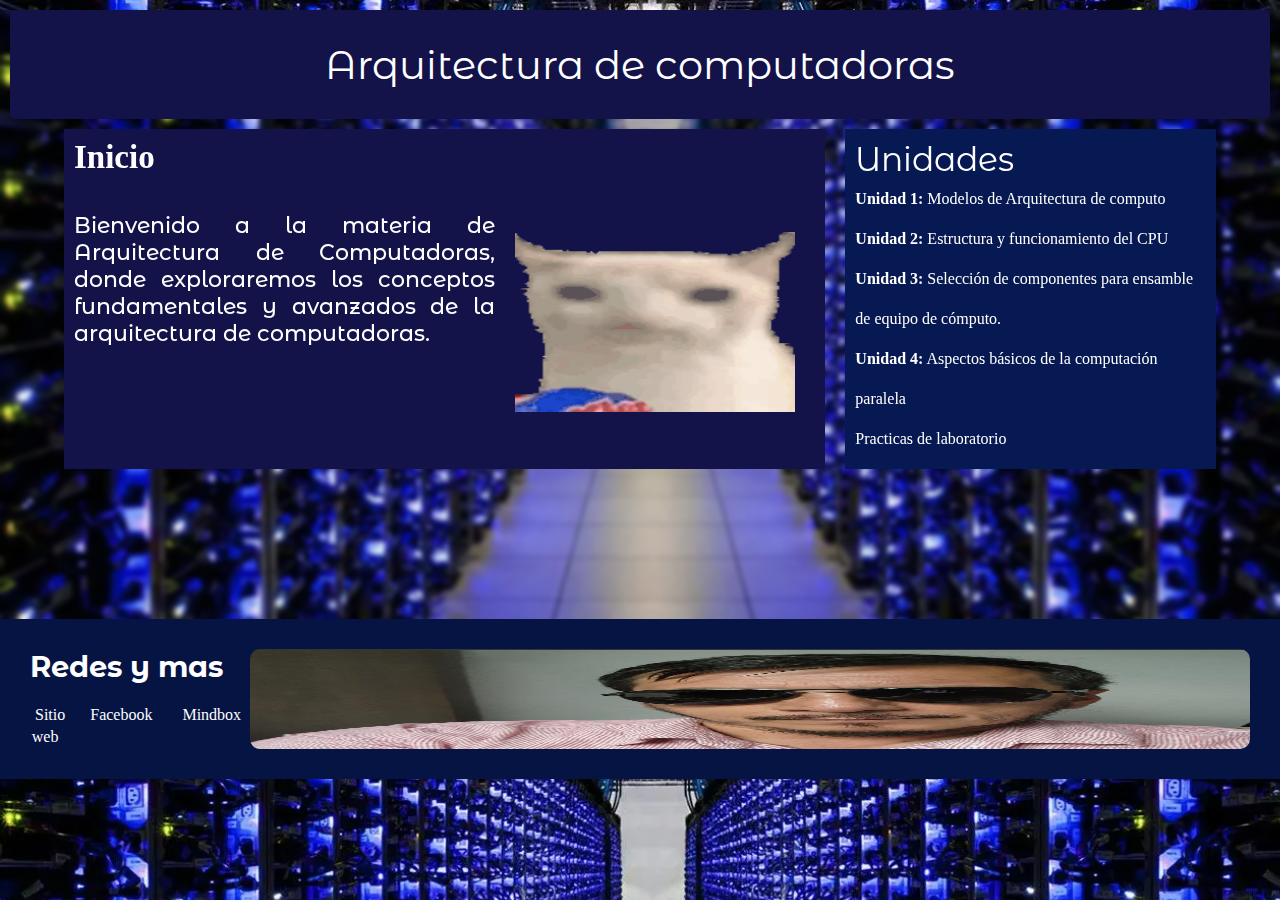
<file: index.html>
<!DOCTYPE html>
<html lang="en">


<head>
    <meta charset="UTF-8">
    <meta name="viewport" content="width=
    , initial-scale=1.0">

    <link rel="stylesheet" href="./styles/styleIndex.css">
    <link rel="stylesheet" href="./styles/stylesDef.css">
    <link rel="shortcut icon" href="img/Bonzi.webp" type="image/x-icon">

    <link rel="preconnect" href="https://fonts.googleapis.com">
    <link rel="preconnect" href="https://fonts.gstatic.com" crossorigin>
    <link
        href="https://fonts.googleapis.com/css2?family=Cormorant+Garamond:ital,wght@0,300;0,400;0,500;0,600;0,700;1,300;1,400;1,500;1,600;1,700&family=Montserrat+Alternates:ital,wght@0,100;0,200;0,300;0,400;0,500;0,600;0,700;0,800;0,900;1,100;1,200;1,300;1,400;1,500;1,600;1,700;1,800;1,900&family=Oswald:wght@200..700&display=swap"
        rel="stylesheet">
    <title>Arquitectura</title>
</head>
<style>
    body {

        font-family: Century Gothic;
        background: url("img/compuParalela.webp");
        backdrop-filter: blur(2.5px);
        background-size: cover;



    }
</style>

<body class="bodyM">
    <header class="mainheader">
        <h1 class="titlesOne">Arquitectura de computadoras</h1>
    </header>
    <div class="mainContainer">


        <main class="ContenedorPrinci">
            <h2 style="color:white; font-size: 33px;">Inicio</h2>
            <br><br>
            <p>Bienvenido a la <a href="https://www.elamigos-games.com" target="_blank"> <img
                        src="./img/cat-ruffles.gif" alt="" class="monito"></a>materia de Arquitectura de Computadoras,
                donde exploraremos los conceptos fundamentales y
                avanzados de la arquitectura de computadoras. </p>
        </main>

        <aside class="late">
            <h2 class="titleU">Unidades</h2>
            <div>
                <nav>
                    <ul>
                        <li><a href="./paginas/Unidad1.html" class="nav-items"><b>Unidad 1:</b> Modelos de Arquitectura
                                de computo</a></li>
                        <li><a href="./paginas/indexU2.html" class="nav-items"><b>Unidad 2:</b> Estructura y
                                funcionamiento del CPU</a></li>
                        <li><a href="./paginas/indexU3.html" class="nav-items"><b>Unidad 3:</b> Selección de componentes
                                para ensamble de equipo de cómputo.</a></li>
                        <li><a href="./paginas/indexU4.html" class="nav-items"><b>Unidad 4:</b> Aspectos básicos de la
                                computación paralela</a></li>
                        <li><a href="./paginas/Practicas.html" class="nav-items">Practicas de laboratorio</a></li>
                    </ul>
                </nav>
            </div>
        </aside>
    </div>
    <footer class="foot">
        <h3>Redes y mas</h3>
        <br>
        <br>
        <br>
        <ul>
          <li><a href="https://saltillo.tecnm.mx">Sitio web</a></li>
          <li><a href="https://www.facebook.com/TecNMcampusSaltillo">Facebook</a></li>
          <li><a href="https://itsaltillo.mindbox.app/login/alumno  ">Mindbox</a></li>
    
        </ul>
        <img src="./img/Marcechavo.png" alt="">
      </footer>
</body>


</html>
</file>
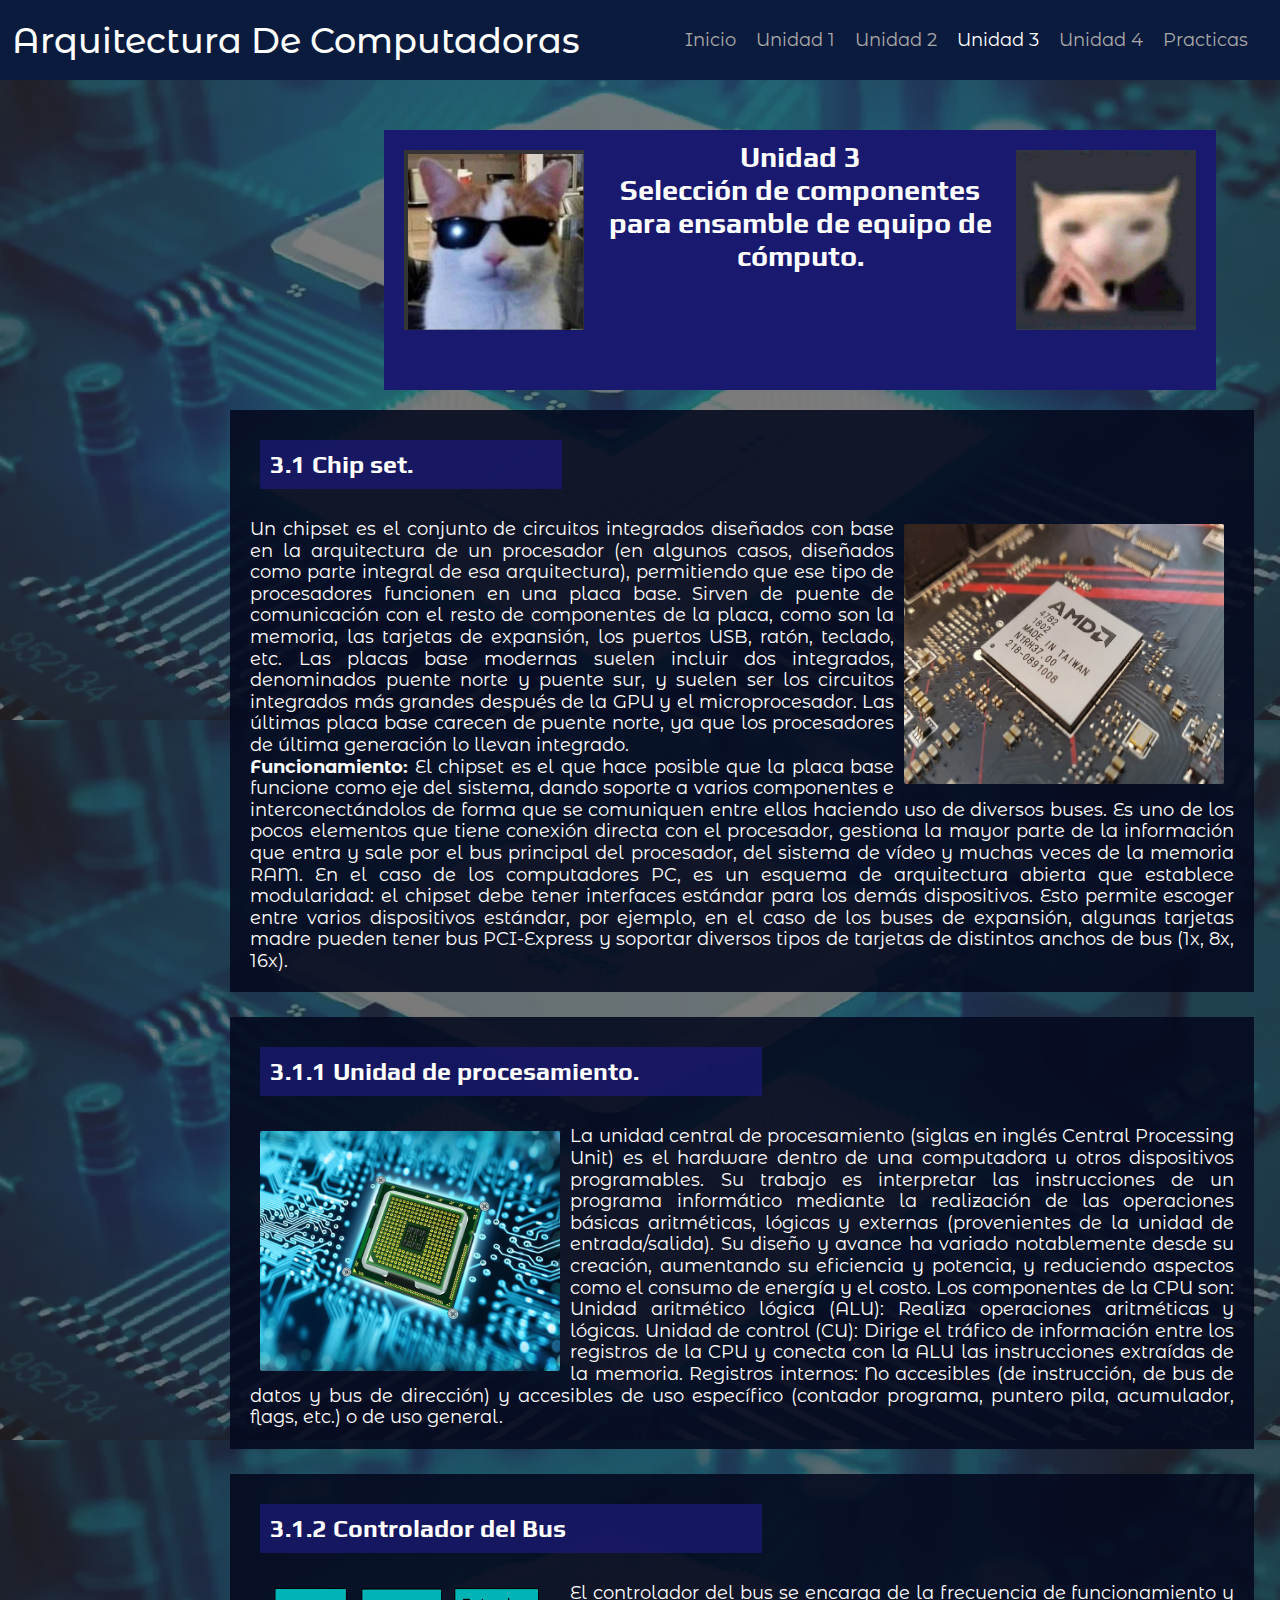
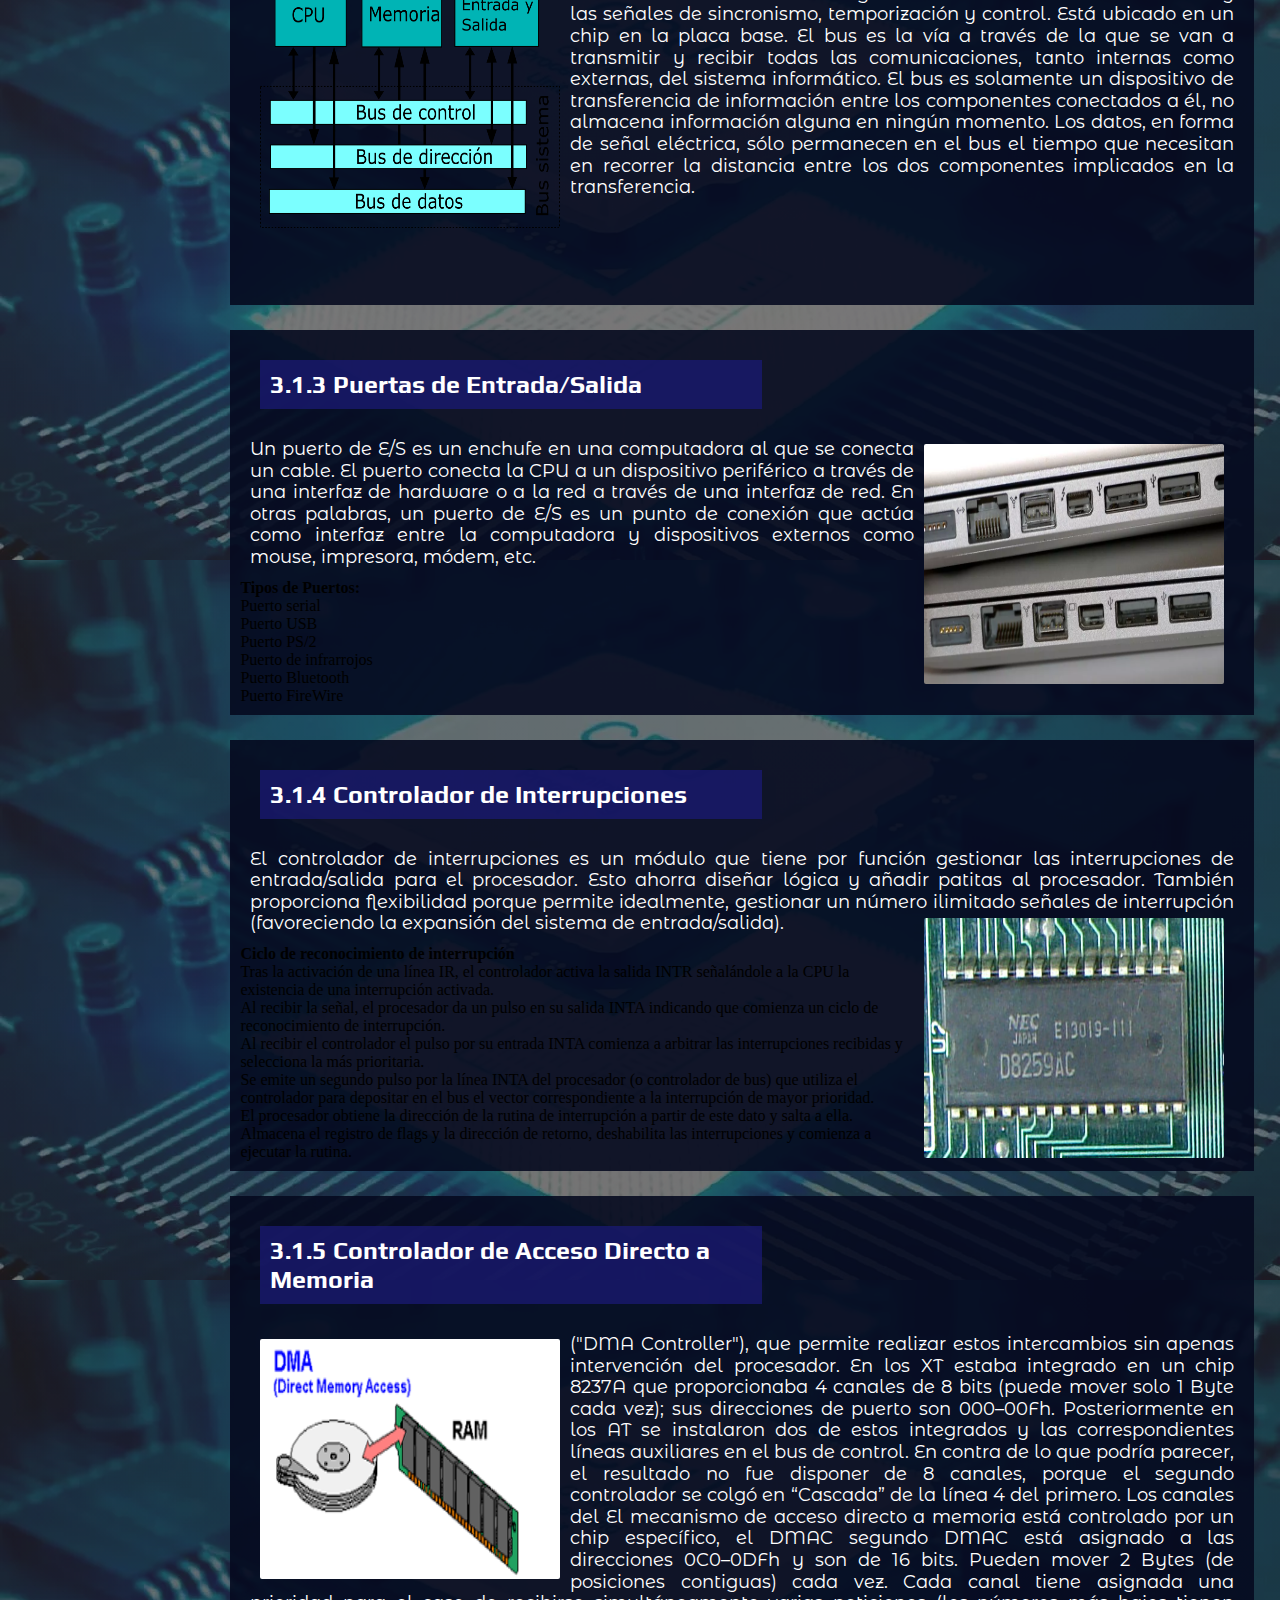
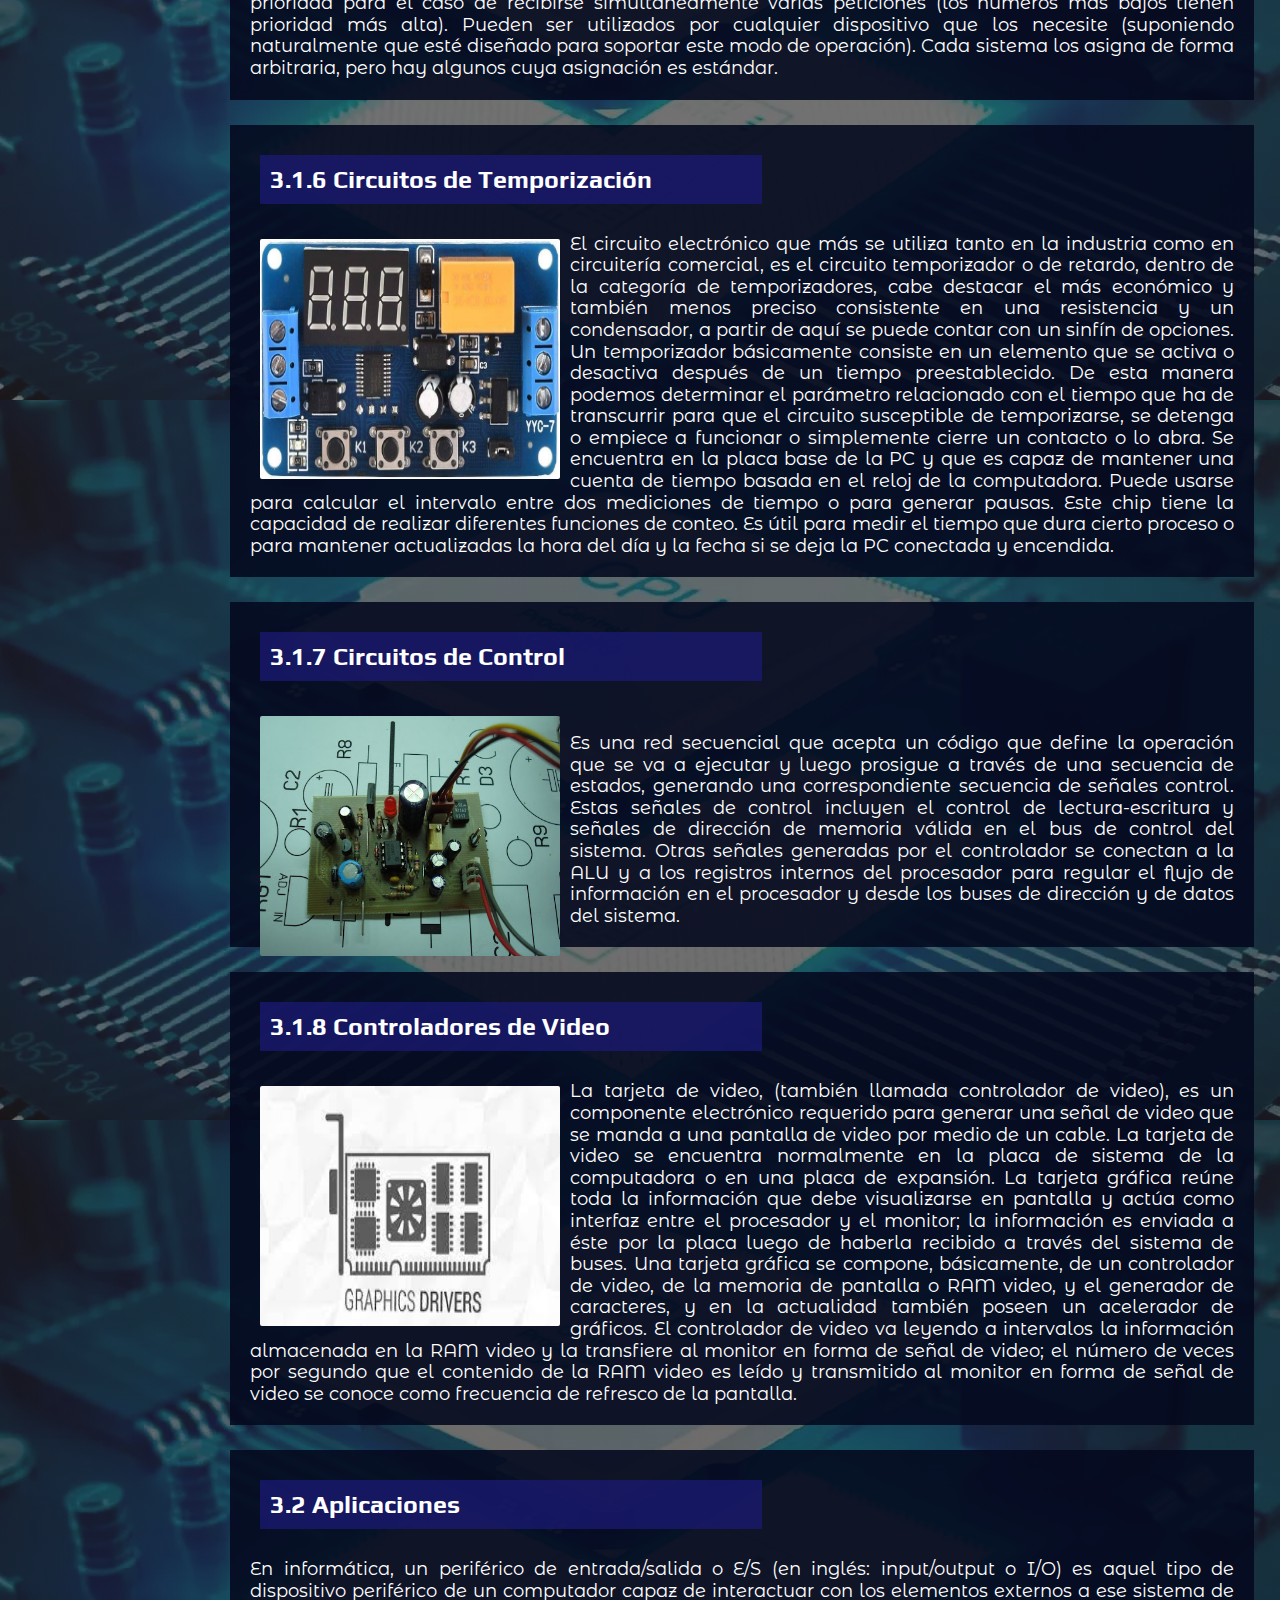
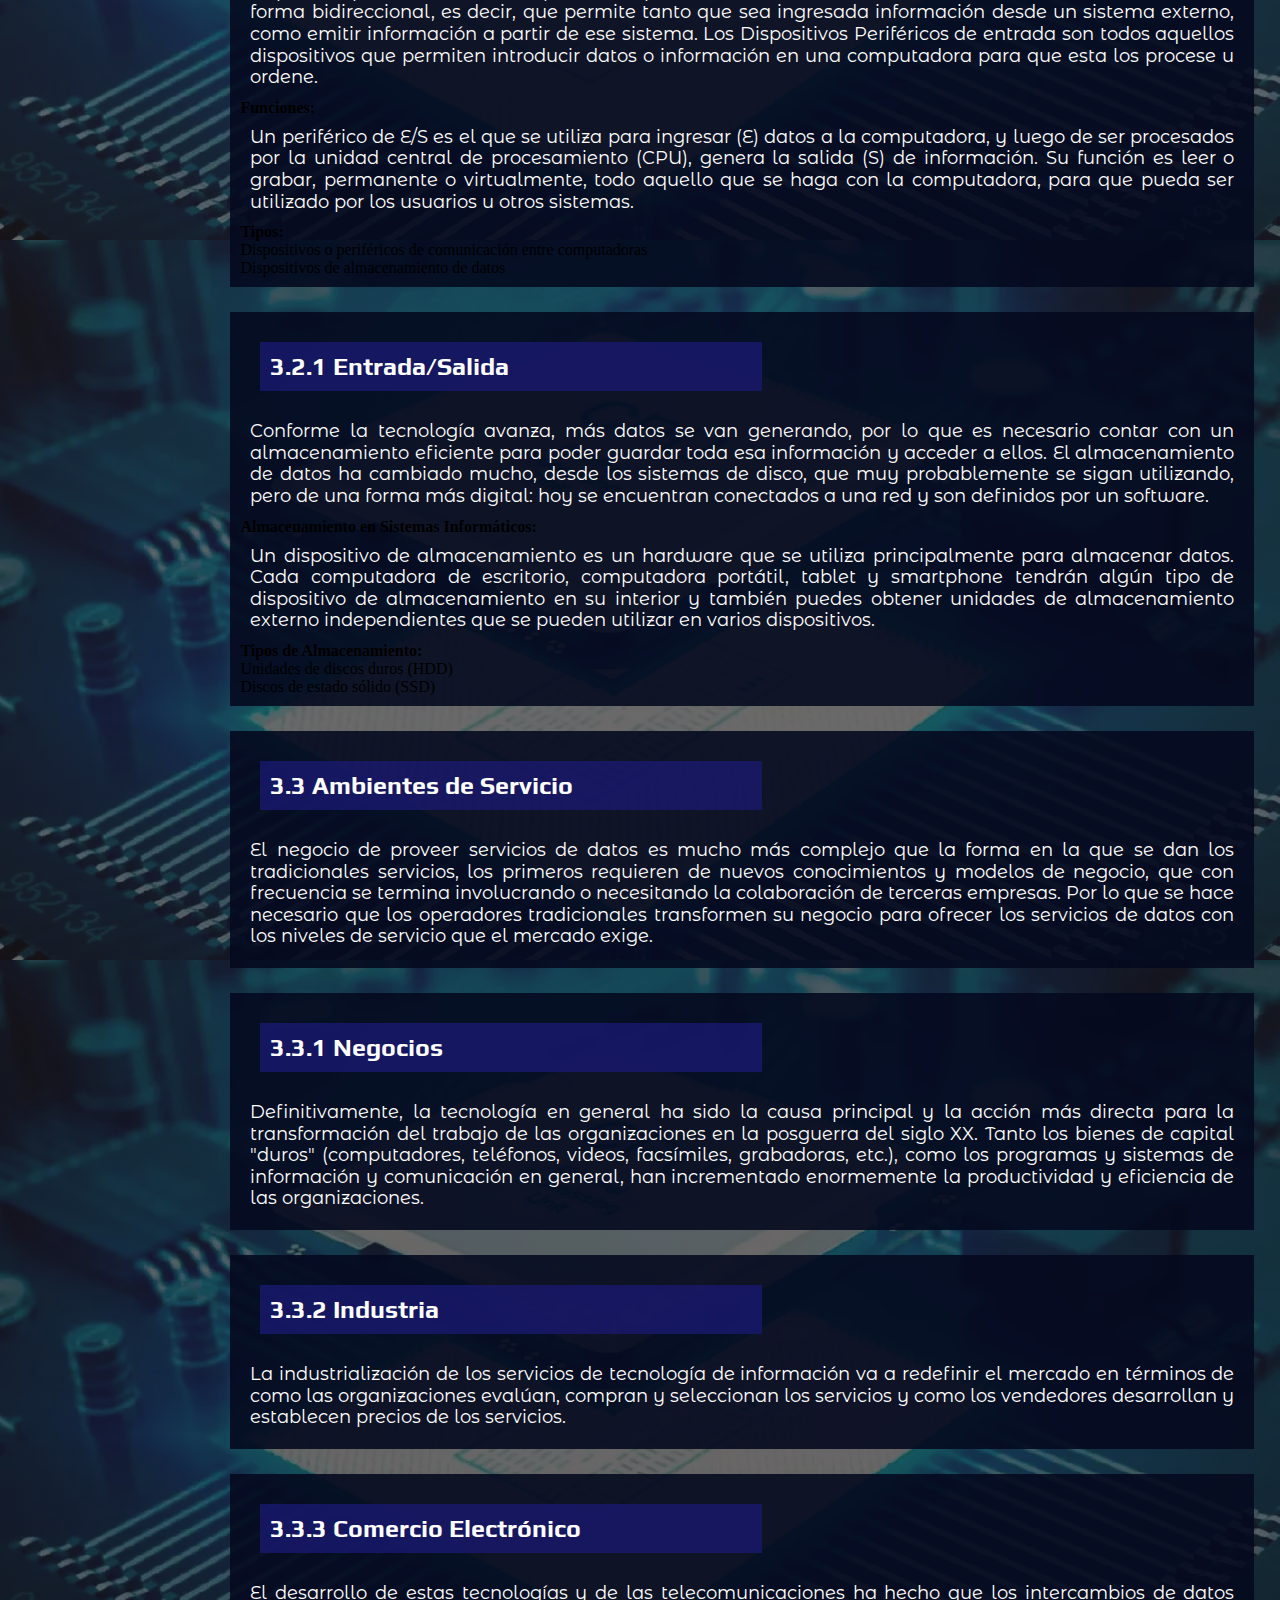
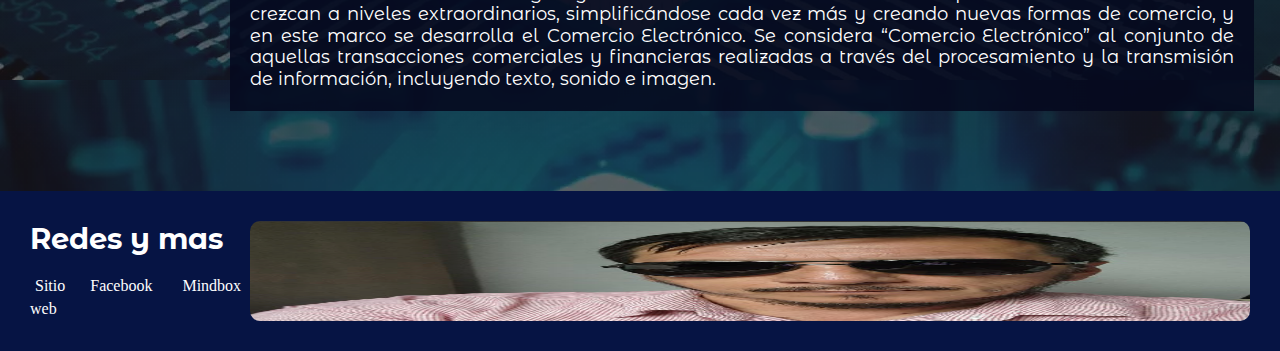
<file: paginas/indexU3.html>
<!DOCTYPE html>
<html lang="en">

<head>
    <meta charset="UTF-8">
    <meta name="viewport" content="width=device-width, initial-scale=1.0">
    <link rel="shortcut icon" href="../img/Procesa.jpg" type="image/x-icon">
    <link rel="stylesheet" href="../styles/stylesDef.css" />
    <link rel="stylesheet" href="../styles/stylesU3.css" />
    <link rel="preconnect" href="https://fonts.googleapis.com" />
    <link rel="preconnect" href="https://fonts.gstatic.com" crossorigin />
    <link
        href="https://fonts.googleapis.com/css2?family=Montserrat+Alternates:ital,wght@0,100;0,200;0,300;0,400;0,500;0,600;0,700;0,800;0,900;1,100;1,200;1,300;1,400;1,500;1,600;1,700;1,800;1,900&family=Montserrat:ital,wght@0,100..900;1,100..900&family=Play:wght@400;700&family=Urbanist:ital,wght@0,100..900;1,100..900&display=swap"
        rel="stylesheet" />
    <title>Unidad 3</title>
</head>

<body>
    <!--Menu copiado-->
    <div class="container">
        <nav class="nav">
            <h1 class="logo">Arquitectura De Computadoras</h1>
            <ul class="nav-menu">
                <li>
                    <a href="/index.html">Inicio</a>
                </li>
                <li>
                    <a href="Unidad1.html">Unidad 1</a>
                </li>
                <li>
                    <a href="indexU2.html">Unidad 2</a>
                </li>
                <li>
                    <a href="indexU3.html" class="activo">Unidad 3</a>
                </li>
                <li>
                    <a href="indexU4.html">Unidad 4</a>
                </li>
                <li>
                    <a href="Practicas.html">Practicas</a>
                </li>
            </ul>
        </nav>
    </div>
    <div class="titleGeneral">

        <h1><img class="gatochill" src="../img/gatochistoso.jpg" alt=""> <img class="gatochill2" src="../img/image.png" alt="">Unidad 3 <br>Selección de componentes para ensamble de equipo de cómputo. </h1>
        <br><br><br><br><br><br>
        <style>
            .gatochill {    
            width: 200px;
            height: 200px;
            float: right;
            padding: 10px;
    transition: transform 0.5s ease; /* Suaviza la transición */

            }
            .gatochill2 {    
            width: 200px;
            height: 200px;
            float: left;
    transition: transform 0.5s ease; /* Suaviza la transición */
    padding: 10px;
            }
        </style>
    </div>
    <div class="content">
        <main>
            <section class="t1">
                <h3>3.1 Chip set.</h3>
                <p>
                    <img class="Funny" src="../img/AMD-B550.jpg" alt="Chipset Image">

                    Un chipset es el conjunto de circuitos integrados diseñados con base en la arquitectura de un
                    procesador (en algunos casos, diseñados como parte integral de esa arquitectura), permitiendo que
                    ese tipo de procesadores funcionen en una placa base. Sirven de puente de comunicación con el resto
                    de componentes de la placa, como son la memoria, las tarjetas de expansión, los puertos USB, ratón,
                    teclado, etc.
                    Las placas base modernas suelen incluir dos integrados, denominados puente norte y puente sur, y
                    suelen ser los circuitos integrados más grandes después de la GPU y el microprocesador. Las últimas
                    placa base carecen de puente norte, ya que los procesadores de última generación lo llevan
                    integrado.
                    <br>
                    <b>Funcionamiento:</b>

                    El chipset es el que hace posible que la placa base funcione como eje del sistema, dando soporte a
                    varios componentes e interconectándolos de forma que se comuniquen entre ellos haciendo uso de
                    diversos buses.
                    Es uno de los pocos elementos que tiene conexión directa con el procesador, gestiona la mayor parte
                    de la información que entra y sale por el bus principal del procesador, del sistema de vídeo y
                    muchas veces de la memoria RAM. En el caso de los computadores PC, es un esquema de arquitectura
                    abierta que establece modularidad: el chipset debe tener interfaces estándar para los demás
                    dispositivos.
                    Esto permite escoger entre varios dispositivos estándar, por ejemplo, en el caso de los buses de
                    expansión, algunas tarjetas madre pueden tener bus PCI-Express y soportar diversos tipos de tarjetas
                    de distintos anchos de bus (1x, 8x, 16x).
                </p>
            </section>
            <section class="t2">
                <h3>
                    3.1.1 Unidad de procesamiento.
                </h3>
                <p>
                    <img src="../img/procesaaa.jpeg" alt="">
                    La unidad central de procesamiento (siglas en inglés Central Processing Unit) es el hardware dentro
                    de una computadora u otros dispositivos programables. Su trabajo es interpretar las instrucciones de
                    un programa informático mediante la realización de las operaciones básicas aritméticas, lógicas y
                    externas (provenientes de la unidad de entrada/salida). Su diseño y avance ha variado notablemente
                    desde su creación, aumentando su eficiencia y potencia, y reduciendo aspectos como el consumo de
                    energía y el costo.
                    Los componentes de la CPU son:
                    Unidad aritmético lógica (ALU): Realiza operaciones aritméticas y lógicas.
                    Unidad de control (CU): Dirige el tráfico de información entre los registros de la CPU y conecta con
                    la ALU las instrucciones extraídas
                    de la memoria.
                    Registros internos: No accesibles (de instrucción, de bus de datos y bus de dirección) y accesibles
                    de uso específico (contador programa, puntero pila, acumulador, flags, etc.) o de uso general.
                </p>

            </section>
            <section class="t2">
                <h3>3.1.2 Controlador del Bus</h3>
                <p>
                    <img src="../img/BControl.png" alt="">
                    El controlador del bus se encarga de la frecuencia de funcionamiento y las señales de sincronismo, temporización y control. Está ubicado en un chip en la placa base. El bus es la vía a través de la que se van a transmitir y recibir todas las comunicaciones, tanto internas como externas, del sistema informático. El bus es solamente un dispositivo de transferencia de 
                    información entre los componentes conectados a él, no almacena información alguna en ningún momento. Los datos, en forma de señal eléctrica, sólo permanecen en el bus el tiempo que necesitan en recorrer la distancia entre los dos componentes implicados en la transferencia.
                <br><br><br><br><br>
                
                </p>
            </section>
            <section class="t2">
                <h3>3.1.3 Puertas de Entrada/Salida</h3>
                <p>
                    Un puerto de E/S es un enchufe en una 
                    <img src="../img/EsU2.webp" alt="" id="im">
                    computadora al que se conecta un cable. El puerto conecta la CPU a un dispositivo 
                    
                    periférico a través de una interfaz de hardware o a la red a través de una interfaz de red. En otras palabras, un puerto de E/S es un punto de conexión que actúa como interfaz entre la computadora y dispositivos externos como mouse, impresora, módem, etc.
                </p>
                <h4>Tipos de Puertos:</h4>
                <ul>
                    <li>Puerto serial</li>
                    <li>Puerto USB</li>
                    <li>Puerto PS/2</li>
                    <li>Puerto de infrarrojos</li>
                    <li>Puerto Bluetooth</li>
                    <li>Puerto FireWire</li>
                </ul>
            </section>
            <section class="t2">
                <h3>3.1.4 Controlador de Interrupciones</h3>
                <p>
                    El controlador de interrupciones es un módulo que tiene por función gestionar las interrupciones de entrada/salida para el procesador. Esto ahorra diseñar lógica y añadir patitas al procesador. También proporciona flexibilidad porque permite idealmente, gestionar un número ilimitado señales de interrupción (favoreciendo la expansión del sistema de entrada/salida).
                    <img src="../img/NEC_D8259AC.jpg" alt=""id="im">
                </p>
                <h4>Ciclo de reconocimiento de interrupción</h4>
                <ol>
                    <li>Tras la activación de una línea IR, el controlador activa la salida INTR señalándole a la CPU la existencia de una interrupción activada.</li>
                    <li>Al recibir la señal, el procesador da un pulso en su salida INTA indicando que comienza un ciclo de reconocimiento de interrupción.</li>
                    <li>Al recibir el controlador el pulso por su entrada INTA comienza a arbitrar las interrupciones recibidas y selecciona la más prioritaria.</li>
                    <li>Se emite un segundo pulso por la línea INTA del procesador (o controlador de bus) que utiliza el controlador para depositar en el bus el vector correspondiente a la interrupción de mayor prioridad.</li>
                    <li>El procesador obtiene la dirección de la rutina de interrupción a partir de este dato y salta a ella. Almacena el registro de flags y la dirección de retorno, deshabilita las interrupciones y comienza a ejecutar la rutina.</li>
                </ol>
            </section>
            <section class="t2">
                <h3>3.1.5 Controlador de Acceso Directo a Memoria</h3>
                <p>
                    <img src="../img/descargar.png" alt=""> ("DMA Controller"), que permite realizar estos intercambios sin apenas intervención del procesador. En los XT estaba integrado en un chip 8237A que proporcionaba 4 canales de 8 bits (puede mover solo 1 Byte cada vez); sus direcciones de puerto son 000–00Fh. Posteriormente en los AT se instalaron dos de estos integrados y las correspondientes líneas auxiliares en el bus de control. En contra de lo que podría parecer, el resultado no fue disponer de 8 canales, porque el segundo controlador se colgó en “Cascada” de la línea 4 del primero. Los canales del 
                    El mecanismo de acceso directo a memoria está controlado por un chip específico, el DMAC
                    segundo DMAC está asignado a las direcciones 0C0–0DFh y son de 16 bits. Pueden mover 2 Bytes (de posiciones contiguas) cada vez. Cada canal tiene asignada una prioridad para el caso de recibirse simultáneamente varias peticiones (los números más bajos tienen prioridad más alta). Pueden ser utilizados por cualquier dispositivo que los necesite (suponiendo naturalmente que esté diseñado para soportar este modo de operación). Cada sistema los asigna de forma arbitraria, pero hay algunos cuya asignación es estándar.
                </p>
            </section>
            <section class="t2">
                <h3>3.1.6 Circuitos de Temporización</h3>
                <p>
                    <img src="../img/tempo.jpg" alt="">
                    El circuito electrónico que más se utiliza tanto en la industria como en circuitería comercial, es el circuito temporizador o de retardo, dentro de la categoría de temporizadores, cabe destacar el más económico y también menos preciso consistente en una resistencia y un condensador, a partir de aquí se puede contar con un sinfín de opciones. Un temporizador básicamente consiste en un elemento que se activa o desactiva después de un tiempo preestablecido. De esta manera podemos determinar el parámetro relacionado con el tiempo que ha de transcurrir para que el circuito susceptible de temporizarse, se detenga o empiece a funcionar o simplemente cierre un contacto o lo abra. Se encuentra en la placa base de la PC y que es capaz de mantener una cuenta de tiempo basada en el reloj de la computadora. Puede usarse para calcular el intervalo entre dos mediciones de tiempo o para generar pausas. Este chip tiene la capacidad de realizar diferentes funciones de conteo. Es útil para medir el tiempo que dura cierto proceso o para mantener actualizadas la hora del día y la fecha si se deja la PC conectada y encendida.
                </p>
            </section>
            <section class="t2">
                <h3>3.1.7 Circuitos de Control</h3>
                <p>
                    <img src="../img/contro.jpg" alt="">
                    <br>
                    Es una red secuencial que acepta un código que define la operación que se va a ejecutar y luego prosigue a través de una secuencia de estados, generando una correspondiente secuencia de señales control. Estas señales de control incluyen el control de lectura-escritura y señales de dirección de memoria válida en el bus de control del sistema. Otras señales generadas por el controlador se conectan a la ALU y a los registros internos del procesador para regular el flujo de información en el procesador y desde los buses de dirección y de datos del sistema.
                </p>
            </section>
            <section class="t2">
                <h3>3.1.8 Controladores de Video</h3>
                <p>
                    <img src="../img/controvideo.jpeg" alt="">
                    La tarjeta de video, (también llamada controlador de video), es un componente electrónico requerido para generar una señal de video que se manda a una pantalla de video por medio de un cable. La tarjeta de video se encuentra normalmente en la placa de sistema de la computadora o en una placa de expansión. La tarjeta gráfica reúne toda la información que debe visualizarse en pantalla y actúa como interfaz entre el procesador y el monitor; la información es enviada a éste por la placa luego de haberla recibido a través del sistema de buses. Una tarjeta gráfica se compone, básicamente, de un controlador de video, de la memoria de pantalla o RAM video, y el generador de caracteres, y en la actualidad también poseen un acelerador de gráficos. El controlador de video va leyendo a intervalos la información almacenada en la RAM video y la transfiere al monitor en forma de señal de video; el número de veces por segundo que el contenido de la RAM video es leído y transmitido al monitor en forma de señal de video se conoce como frecuencia de refresco de la pantalla.
                </p>
            </section>
            <section class="t2">
        <h3>3.2 Aplicaciones</h3>
        <p>
            En informática, un periférico de entrada/salida o E/S (en inglés: input/output o I/O) es aquel tipo de dispositivo periférico de un computador capaz de interactuar con los elementos externos a ese sistema de forma bidireccional, es decir, que permite tanto que sea ingresada información desde un sistema externo, como emitir información a partir de ese sistema. Los Dispositivos Periféricos de entrada son todos aquellos dispositivos que permiten introducir datos o información en una computadora para que esta los procese u ordene.
        </p>
        <h4>Funciones:</h4>
        <p>
            Un periférico de E/S es el que se utiliza para ingresar (E) datos a la computadora, y luego de ser procesados por la unidad central de procesamiento (CPU), genera la salida (S) de información. Su función es leer o grabar, permanente o virtualmente, todo aquello que se haga con la computadora, para que pueda ser utilizado por los usuarios u otros sistemas.
        </p>
        <h4>Tipos:</h4>
        <ul>
            <li>Dispositivos o periféricos de comunicación entre computadoras</li>
            <li>Dispositivos de almacenamiento de datos</li>
        </ul>
    </section>
    <section class="t2">
        <h3>3.2.1 Entrada/Salida</h3>
        <p>
            Conforme la tecnología avanza, más datos se van generando, por lo que es necesario contar con un almacenamiento eficiente para poder guardar toda esa información y acceder a ellos. El almacenamiento de datos ha cambiado mucho, desde los sistemas de disco, que muy probablemente se sigan utilizando, pero de una forma más digital: hoy se encuentran conectados a una red y son definidos por un software.
        </p>
        <h4>Almacenamiento en Sistemas Informáticos:</h4>
        <p>
            Un dispositivo de almacenamiento es un hardware que se utiliza principalmente para almacenar datos. Cada computadora de escritorio, computadora portátil, tablet y smartphone tendrán algún tipo de dispositivo de almacenamiento en su interior y también puedes obtener unidades de almacenamiento externo independientes que se pueden utilizar en varios dispositivos.
        </p>
        <h4>Tipos de Almacenamiento:</h4>
        <ul>
            <li>Unidades de discos duros (HDD)</li>
            <li>Discos de estado sólido (SSD)</li>
        </ul>
    </section>
    <section class="t2">
        <h3>3.3 Ambientes de Servicio</h3>
        <p>
            El negocio de proveer servicios de datos es mucho más complejo que la forma en la que se dan los tradicionales servicios, los primeros requieren de nuevos conocimientos y modelos de negocio, que con frecuencia se termina involucrando o necesitando la colaboración de terceras empresas. Por lo que se hace necesario que los operadores tradicionales transformen su negocio para ofrecer los servicios de datos con los niveles de servicio que el mercado exige.
        </p>
    </section>
    <section class="t2">
        <h3>3.3.1 Negocios</h3>
        <p>
            Definitivamente, la tecnología en general ha sido la causa principal y la acción más directa para la transformación del trabajo de las organizaciones en la posguerra del siglo XX. Tanto los bienes de capital "duros" (computadores, teléfonos, videos, facsímiles, grabadoras, etc.), como los programas y sistemas de información y comunicación en general, han incrementado enormemente la productividad y eficiencia de las organizaciones.
        </p>
    </section>
    <section class="t2">
        <h3>3.3.2 Industria</h3>
        <p>
            La industrialización de los servicios de tecnología de información va a redefinir el mercado en términos de como las organizaciones evalúan, compran y seleccionan los servicios y como los vendedores desarrollan y establecen precios de los servicios.
        </p>
    </section>
    <section class="t2">
        <h3>3.3.3 Comercio Electrónico</h3>
        <p>
            El desarrollo de estas tecnologías y de las telecomunicaciones ha hecho que los intercambios de datos crezcan a niveles extraordinarios, simplificándose cada vez más y creando nuevas formas de comercio, y en este marco se desarrolla el Comercio Electrónico. Se considera “Comercio Electrónico” al conjunto de aquellas transacciones comerciales y financieras realizadas a través del procesamiento y la transmisión de información, incluyendo texto, sonido e imagen.
        </p>
    </section>

        </main>
    </div>
    

<style>
   body {
            background-image: linear-gradient(#343232a0, #1b1818aa),
                image-set("../img/fondoU3.webp");

        }
</style>
<footer class="foot">
    <h3>Redes y mas</h3>
    <br>
    <br>
    <br>
    <ul>
      <li><a href="https://saltillo.tecnm.mx">Sitio web</a></li>
      <li><a href="https://www.facebook.com/TecNMcampusSaltillo">Facebook</a></li>
      <li><a href="https://itsaltillo.mindbox.app/login/alumno  ">Mindbox</a></li>

    </ul>
    <img src="../img/Marcechavo.png" alt="">
  </footer>
</body>

</html>
</file>
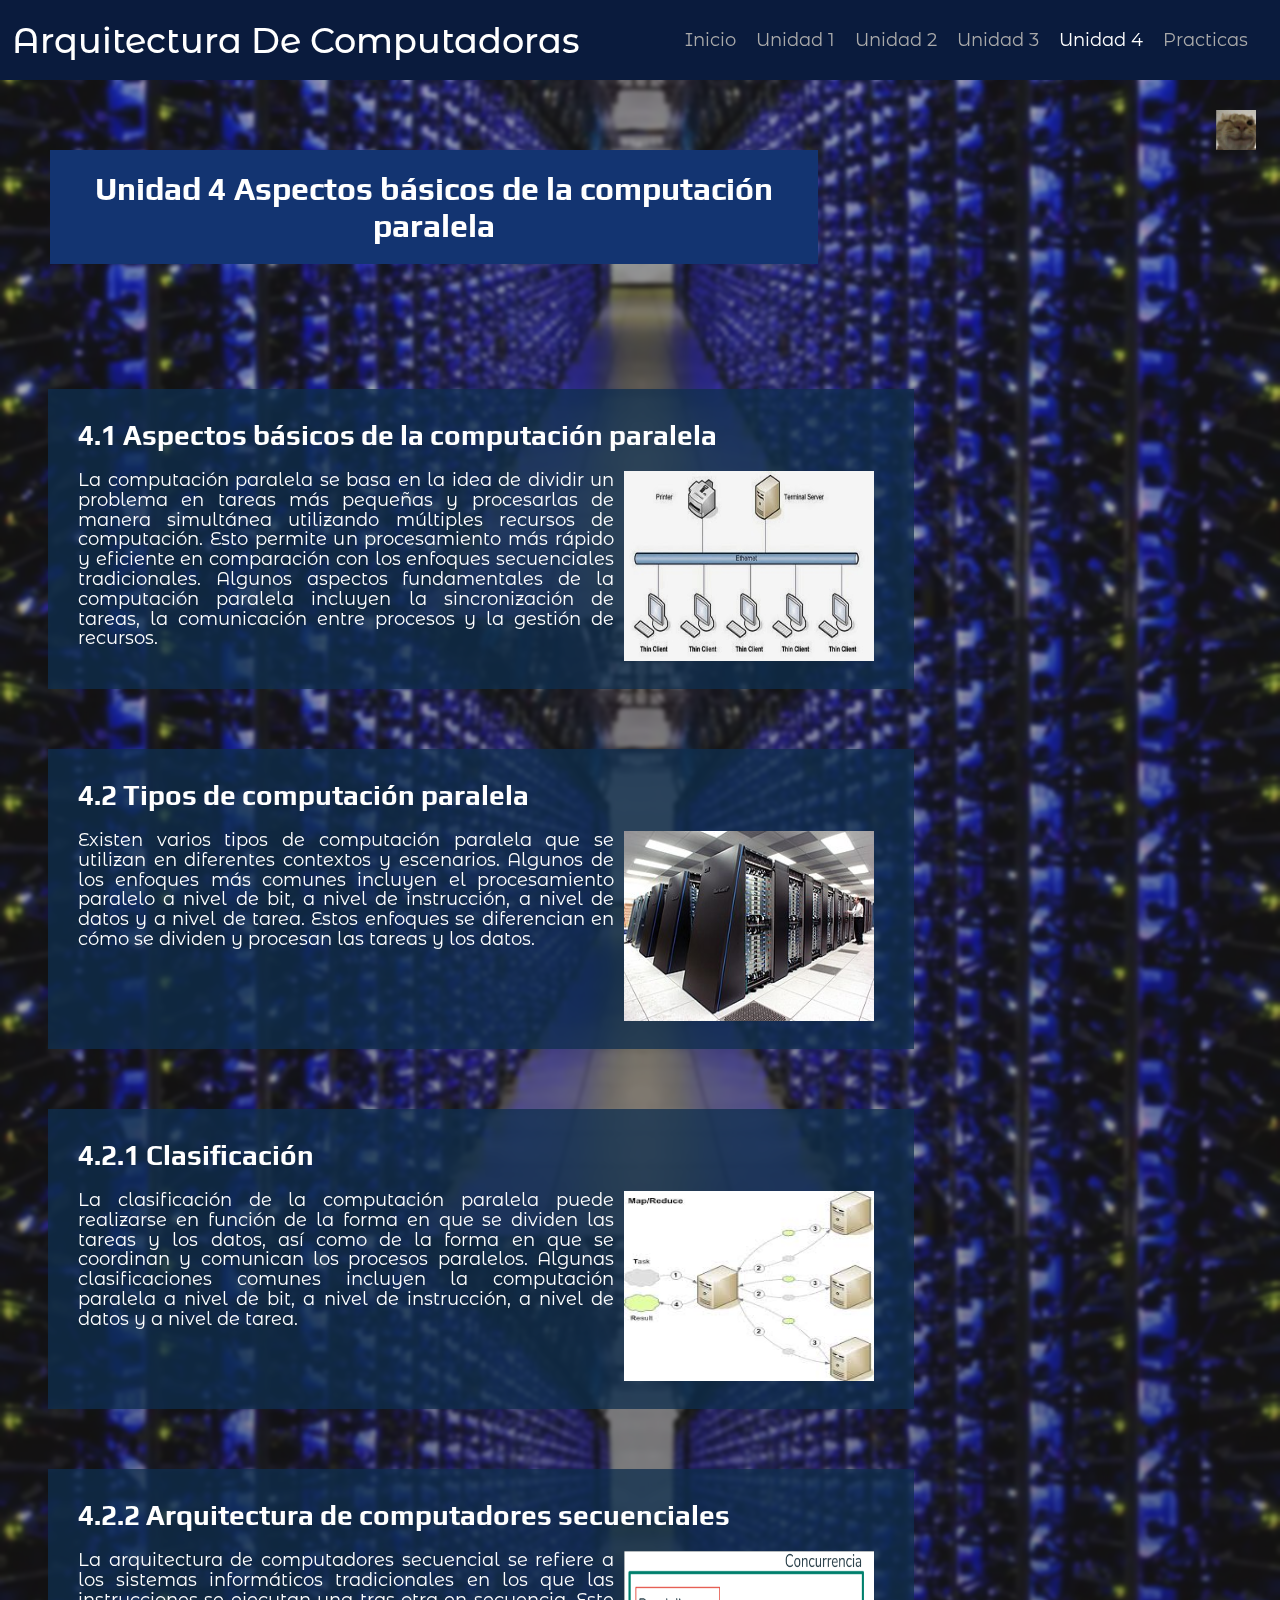
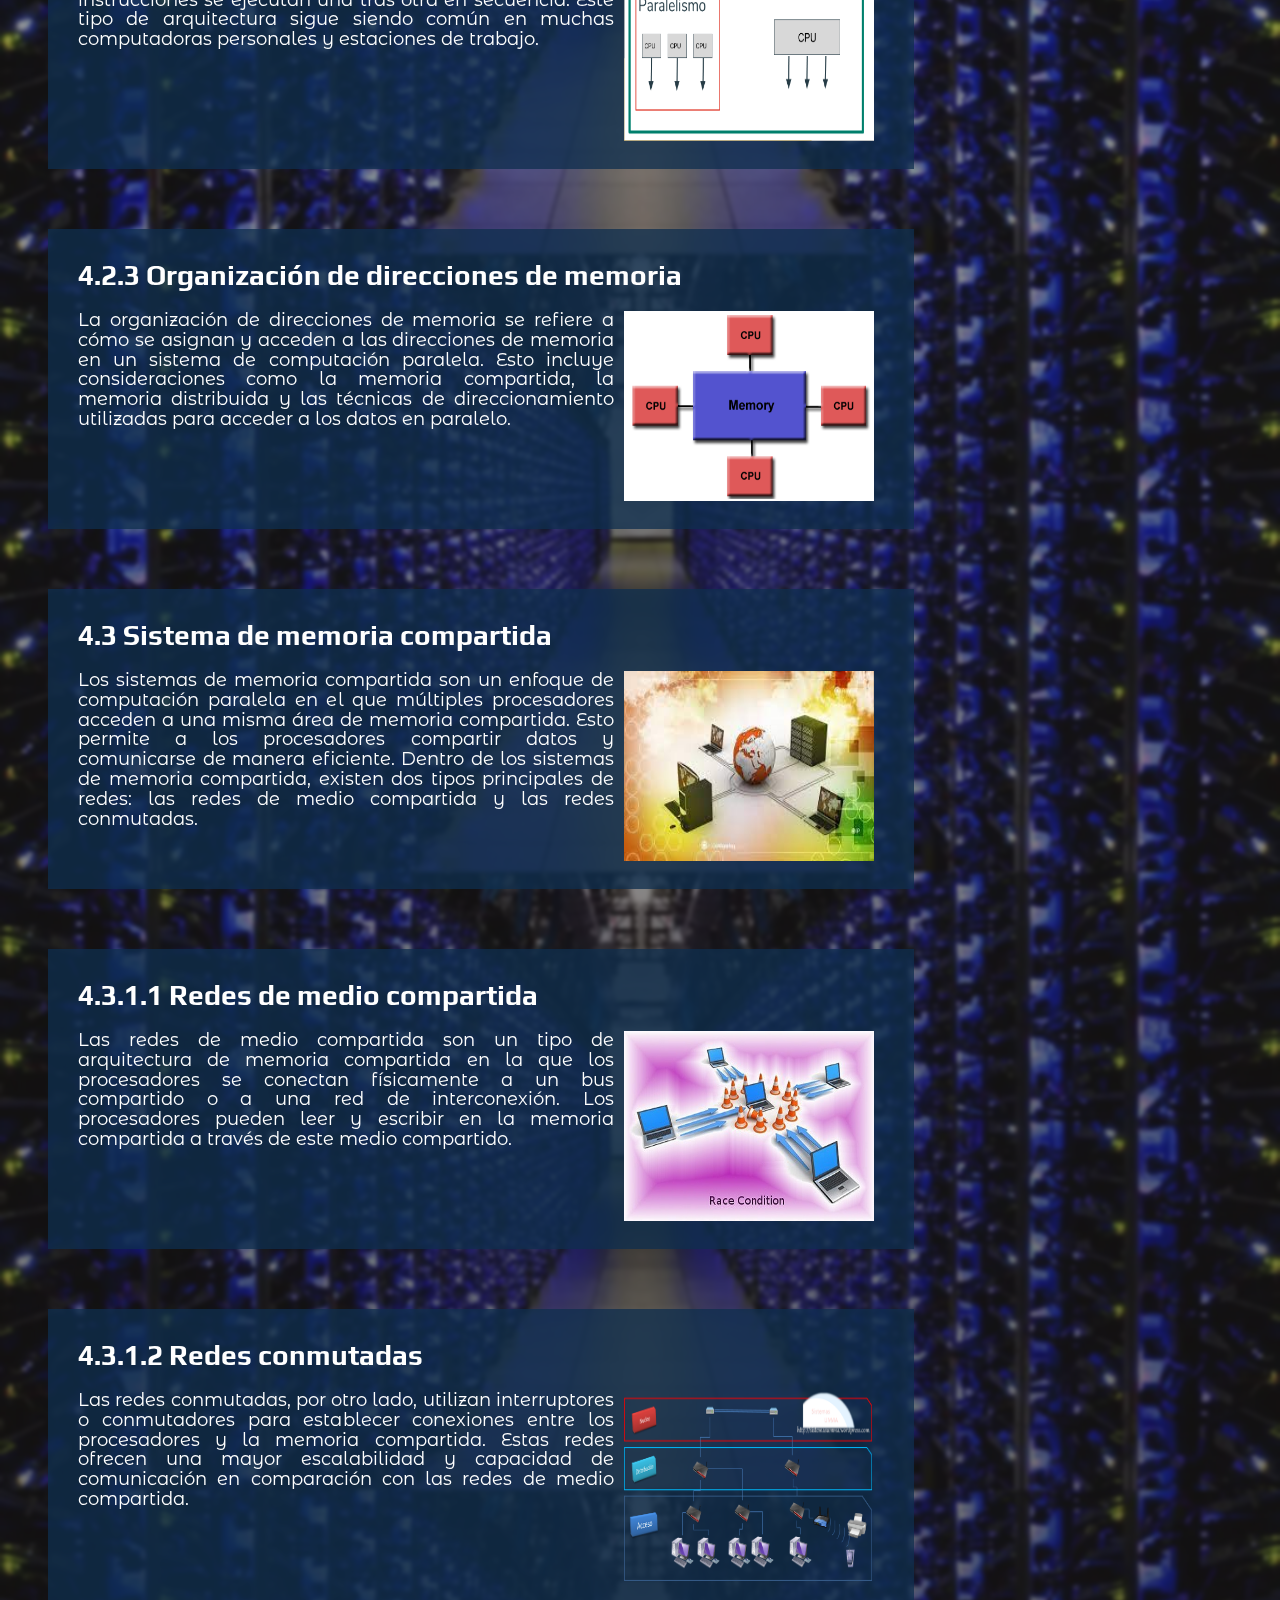
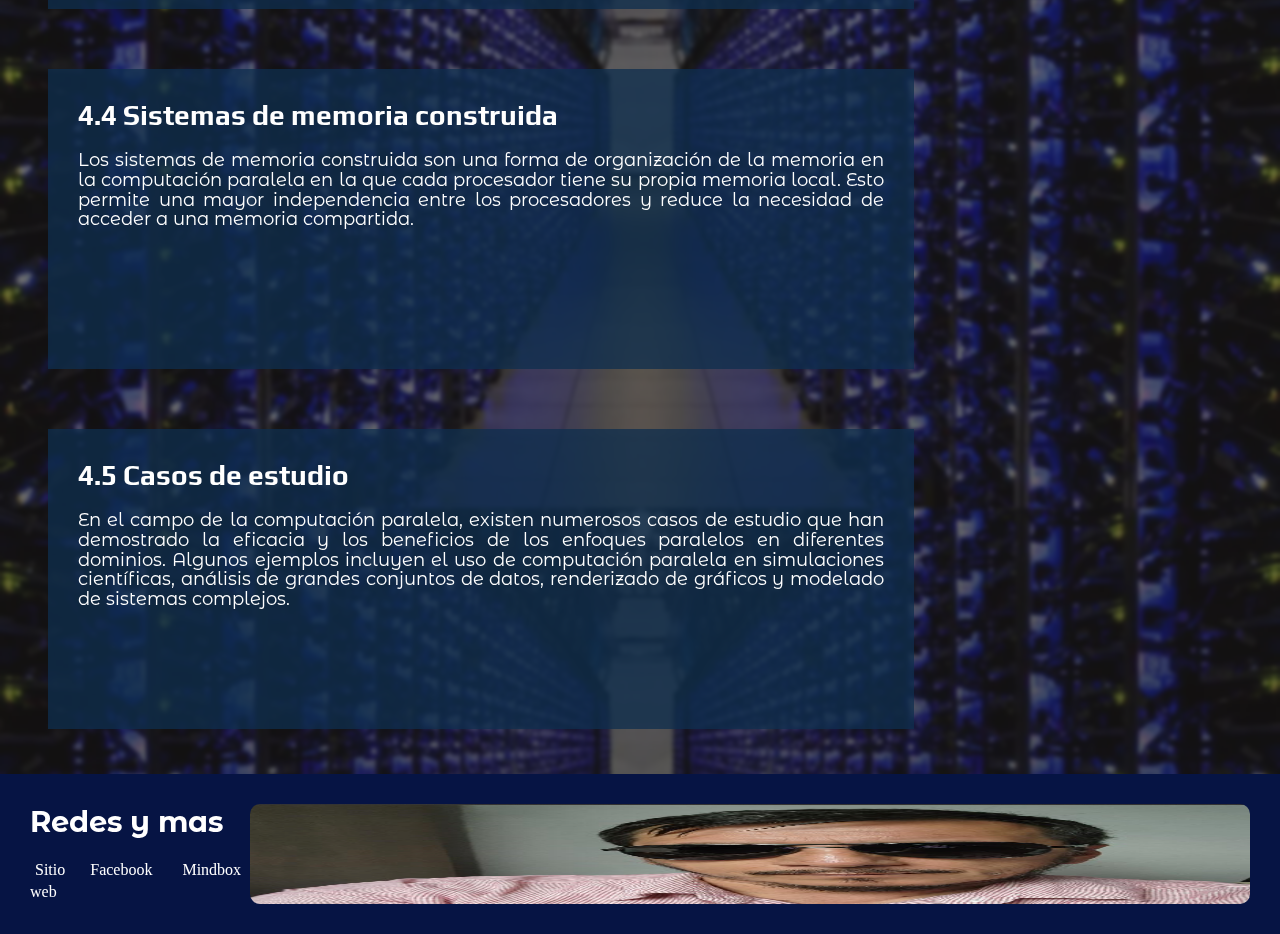
<file: paginas/indexU4.html>
<!DOCTYPE html>
<html lang="en">

<head>
  <link rel="preconnect" href="https://fonts.googleapis.com" />
  <link rel="preconnect" href="https://fonts.gstatic.com" crossorigin />
  <link
    href="https://fonts.googleapis.com/css2?family=Montserrat+Alternates:ital,wght@0,100;0,200;0,300;0,400;0,500;0,600;0,700;0,800;0,900;1,100;1,200;1,300;1,400;1,500;1,600;1,700;1,800;1,900&family=Montserrat:ital,wght@0,100..900;1,100..900&family=Play:wght@400;700&family=Urbanist:ital,wght@0,100..900;1,100..900&display=swap"
    rel="stylesheet" />
  <!--STYLES-->
  <link rel="shortcut icon" href="../img/Imagen de WhatsApp 2023-12-03 a las 16.16.28_23eff904.jpg" type="image/x-icon">

  <link rel="stylesheet" href="../styles/stylesDef.css" />
  <link rel="stylesheet" href="../styles/stylesU4.css" />
  <meta charset="UTF-8">
  <meta name="viewport" content="width=device-width, initial-scale=1.0">
  <title>Unidad 4</title>
</head>

<body>
  <!-- CONTENEDOR DE MENU DE NAVEGACION -->
  <div class="container">
    <nav class="nav">
      <h1 class="logo">Arquitectura De Computadoras</h1>
      <ul class="nav-menu">
        <li>
          <a href="../index.html">Inicio</a>
        </li>
        <li>
          <a href="Unidad1.html">Unidad 1</a>
        </li>
        <li>
          <a href="indexU2.html">Unidad 2</a>
        </li>
        <li>
          <a href="indexU3.html">Unidad 3</a>
        </li>
        <li>
          <a href="indexU4.html" class="activo">Unidad 4</a>
        </li>
        <li>
          <a href="Practicas.html">Practicas</a>
        </li>
      </ul>
    </nav>
  </div>
  <div class="title">
    <h1>Unidad 4 Aspectos básicos de la computación paralela</h1>
  </div>
  <img class="gatofunny" src="../img/gatofunny3.jpeg" alt="">
<style>
.gatofunny{
  width: 40px;
  height: 40px;
  position: absolute;
  left: 95%;
  top:110px;
  animation: scaleAnimation 2s infinite;

}

@keyframes scaleAnimation {
  0% {
    transform: scale(1); /* Escala inicial */
  }
  50% {
    transform: scale(1.5); /* Escala a 2.5 en el punto medio */
  }
  100% {
    transform: scale(1); /* Regresa a la escala inicial */
  }
}
</style>
  <div class="conte">
    <main>
      <article class="contenidos">
        <h3>
          4.1 Aspectos básicos de la computación paralela
        </h3>
        <p>

          <img src="../img/Paralela.jpg" alt="">
          La computación paralela se basa en la idea de dividir un problema en tareas más pequeñas y procesarlas de
          manera simultánea utilizando múltiples recursos de computación. Esto permite un procesamiento más rápido y
          eficiente en comparación con los enfoques secuenciales tradicionales. Algunos aspectos fundamentales de la
          computación paralela incluyen la sincronización de tareas, la comunicación entre procesos y la gestión de
          recursos.


        </p>
      </article>
      <article class="contenidos">
        <h3>4.2 Tipos de computación paralela</h3>
        <p>
          <img src="../img/paralelaaa.jpg" alt="">
          Existen varios tipos de computación paralela que se utilizan en diferentes contextos y escenarios. Algunos de
          los enfoques más comunes incluyen el procesamiento paralelo a nivel de bit, a nivel de instrucción, a nivel de
          datos y a nivel de tarea. Estos enfoques se diferencian en cómo se dividen y procesan las tareas y los datos.
        </p>
      </article>
      <article class="contenidos">
        <h3>4.2.1 Clasificación</h3>
        <p>
          <img src="../img/papa.jpg" alt="">
          La clasificación de la computación paralela puede realizarse en función de la forma en que se dividen las
          tareas y los datos, así como de la forma en que se coordinan y comunican los procesos paralelos. Algunas
          clasificaciones comunes incluyen la computación paralela a nivel de bit, a nivel de instrucción, a nivel de
          datos y a nivel de tarea.
        </p>

      </article>
      <article class="contenidos">

        <h3>4.2.2 Arquitectura de computadores secuenciales</h3>
        <p>
          <img src="../img/seuc.png" alt="">
          La arquitectura de computadores secuencial se refiere a los sistemas informáticos tradicionales en los que las
          instrucciones se ejecutan una tras otra en secuencia. Este tipo de arquitectura sigue siendo común en muchas
          computadoras personales y estaciones de trabajo.
        </p>
      </article>
      <article class="contenidos">
        <h3>4.2.3 Organización de direcciones de memoria</h3>
        <p>
          <img src="../img/memor.gif" alt="">
          La organización de direcciones de memoria se refiere a cómo se asignan y acceden a las direcciones de memoria
          en un sistema de computación paralela. Esto incluye consideraciones como la memoria compartida, la memoria
          distribuida y las técnicas de direccionamiento utilizadas para acceder a los datos en paralelo.
        </p>
      </article>

      <article class="contenidos">
        <h3>4.3 Sistema de memoria compartida</h3>
        <p>
          <img src="../img/redes.jpeg" alt="">
          Los sistemas de memoria compartida son un enfoque de computación paralela en el que múltiples procesadores
          acceden a una misma área de memoria compartida. Esto permite a los procesadores compartir datos y comunicarse
          de manera eficiente. Dentro de los sistemas de memoria compartida, existen dos tipos principales de redes: las
          redes de medio compartida y las redes conmutadas.
        </p>
      </article>
      <article class="contenidos">
        <h3>4.3.1.1 Redes de medio compartida</h3>
        <p>
          <img src="../img/redes2.jpg" alt="">
          Las redes de medio compartida son un tipo de arquitectura de memoria compartida en la que los procesadores se
          conectan físicamente a un bus compartido o a una red de interconexión. Los procesadores pueden leer y escribir
          en la memoria compartida a través de este medio compartido.
        </p>
      </article>

      <article class="contenidos">
        <h3>4.3.1.2 Redes conmutadas</h3>
        <p>
          <img src="../img/redes3.png" alt="">
          Las redes conmutadas, por otro lado, utilizan interruptores o conmutadores para establecer conexiones entre
          los procesadores y la memoria compartida. Estas redes ofrecen una mayor escalabilidad y capacidad de
          comunicación en comparación con las redes de medio compartida.
        </p>
      </article>



      <article class="contenidos">
        <h3>4.4 Sistemas de memoria construida</h3>
        <p>
          Los sistemas de memoria construida son una forma de organización de la memoria en la computación paralela en
          la que cada procesador tiene su propia memoria local. Esto permite una mayor independencia entre los
          procesadores y reduce la necesidad de acceder a una memoria compartida.
        </p>
      </article>

      <article class="contenidos">
        <h3>4.5 Casos de estudio</h3>
        <p>
          En el campo de la computación paralela, existen numerosos casos de estudio que han demostrado la eficacia y
          los beneficios de los enfoques paralelos en diferentes dominios. Algunos ejemplos incluyen el uso de
          computación paralela en simulaciones científicas, análisis de grandes conjuntos de datos, renderizado de
          gráficos y modelado de sistemas complejos.
        </p>
      </article>
    </main>

  </div>

  <style>
    body {
      background-image: linear-gradient(#34323254, #1b1818aa),
        image-set("../img/compuParalela.webp");
        backdrop-filter: blur(2px);

    }
  </style>
  <footer class="foot">
    <h3>Redes y mas</h3>
    <br>
    <br>
    <br>
    <ul>
      <li><a href="https://saltillo.tecnm.mx">Sitio web</a></li>
      <li><a href="https://www.facebook.com/TecNMcampusSaltillo">Facebook</a></li>
      <li><a href="https://itsaltillo.mindbox.app/login/alumno  ">Mindbox</a></li>

    </ul>
    <img src="../img/Marcechavo.png" alt="">
  </footer>
</body>

</html>
</file>
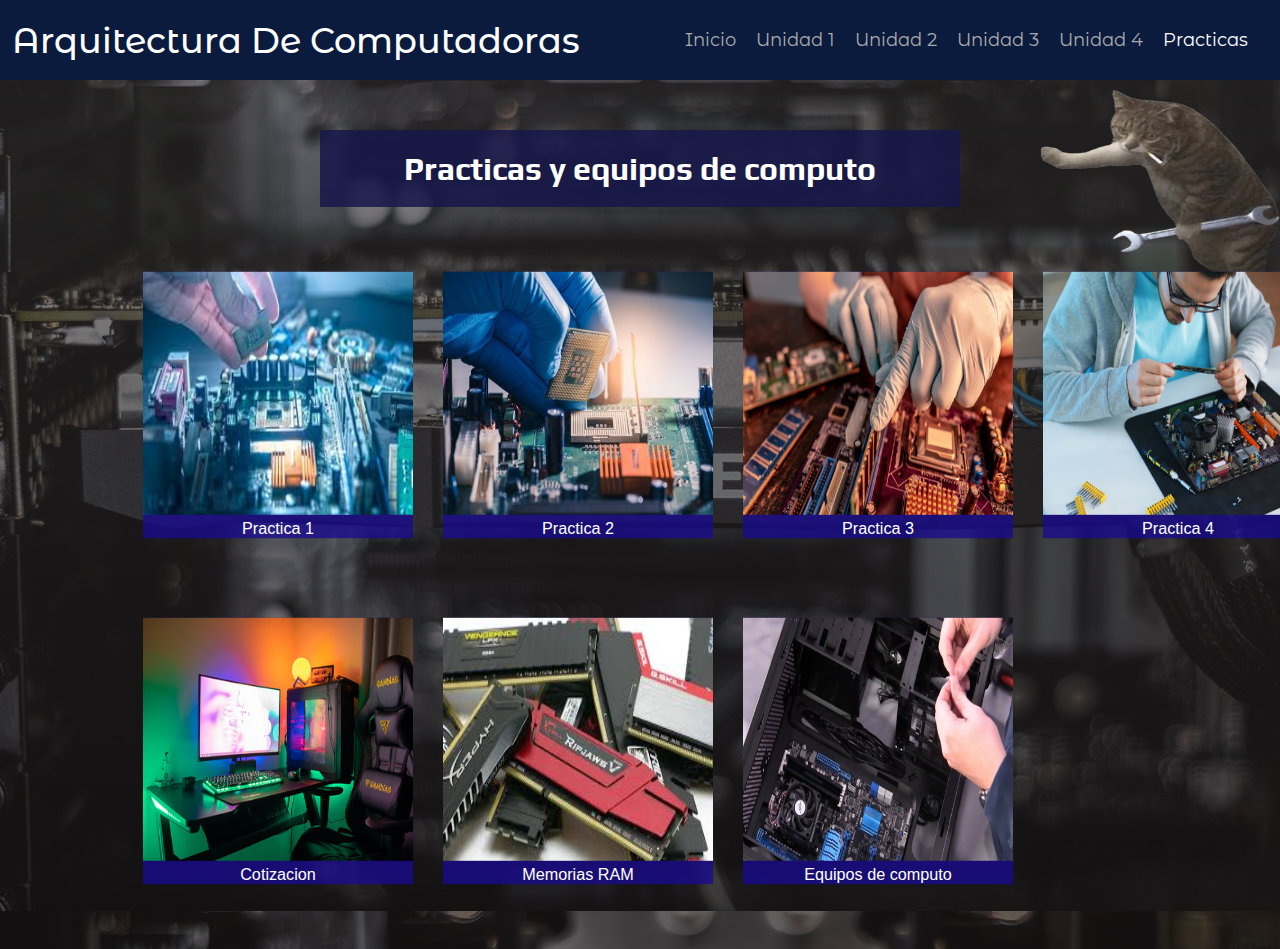
<file: paginas/Practicas.html>
<!DOCTYPE html>
<html lang="en">

<head>
  <link rel="preconnect" href="https://fonts.googleapis.com" />
  <link rel="preconnect" href="https://fonts.gstatic.com" crossorigin />
  <link
    href="https://fonts.googleapis.com/css2?family=Montserrat+Alternates:ital,wght@0,100;0,200;0,300;0,400;0,500;0,600;0,700;0,800;0,900;1,100;1,200;1,300;1,400;1,500;1,600;1,700;1,800;1,900&family=Montserrat:ital,wght@0,100..900;1,100..900&family=Play:wght@400;700&family=Urbanist:ital,wght@0,100..900;1,100..900&display=swap"
    rel="stylesheet" />
  <!--STYLES-->
  <link rel="shortcut icon" href="../img/Pusheen_the_Cat.png" type="image/x-icon">

  <link rel="stylesheet" href="../styles/stylesDef.css" />
  <link rel="stylesheet" href="../styles/stylespracticas.css">
  <meta charset="UTF-8">
  <meta name="viewport" content="width=device-width, initial-scale=1.0">
  <title>Practicas</title>
</head>

<body>
  <!-- CONTENEDOR DE MENU DE NAVEGACION -->
  <div class="container">
    <nav class="nav">
      <h1 class="logo">Arquitectura De Computadoras</h1>
      <ul class="nav-menu">
        <li>
          <a href="../index.html">Inicio</a>
        </li>
        <li>
          <a href="indexu1.html">Unidad 1</a>
        </li>
        <li>
          <a href="indexU2.html">Unidad 2</a>
        </li>
        <li>
          <a href="indexU3.html">Unidad 3</a>
        </li>
        <li>
          <a href="indexU4.html">Unidad 4</a>
        </li>
        <li>
          <a href="#" class="activo">Practicas</a>
        </li>
      </ul>
    </nav>
  </div>
  <div class="titleGeneral">
    <h1>Practicas y equipos de computo</h1>
  </div>
  <img class="gatoInge" src="../img/gatoInge.png" alt="">
  <style>
    .gatoInge {
      width: 400px;
      height: 400px;
      position: absolute;
      left: 75%;
      top: 10px;
    }
  </style>
  <div class="contenedorPracticas">
    <a href="../practicas/Reporte_arquitectura.pdf" class="titleImage"><img src="../img/practica1.jpeg" alt=""
        id="practica1"> Practica 1</a>
    <a href="../practicas/ReporteP2.pdf" class="titleImage"><img src="../img/practica2.jpg" alt=""
        id="practica2"> Practica 2</a>
    <a href="../practicas/Practica3.pdf" class="titleImage"><img src="../img/practtica3.jpg" alt="" id="practica3">
      Practica 3</a>
    <a href="" class="titleImage"><img src="../img/practica4.jpg" alt="" id="practica4"> Practica 4</a>


  </div>
  <div class="contenedorPracticas2">
    <a href="../practicas/Cotizacion.pdf" class="titleImage"><img src="../img/coti.jpeg" alt="" id="practica5">
      Cotizacion</a>
    <a href="../practicas/RAM.pdf" class="titleImage"><img src="../img/rams.jpeg" alt="" id="practica5">
      Memorias RAM</a>
    <a href="../practicas/equiposdecomputo.pdf" class="titleImage"><img src="../img/equipos.jpg" alt="" id="practica5">
      Equipos de computo</a>
  </div>
  <style>
    body {
      background-image: linear-gradient(#343232a0, #1b1818aa),
        image-set("../img/fondoPractica.jpg");

    }
  </style>
</body>

</html>
</file>
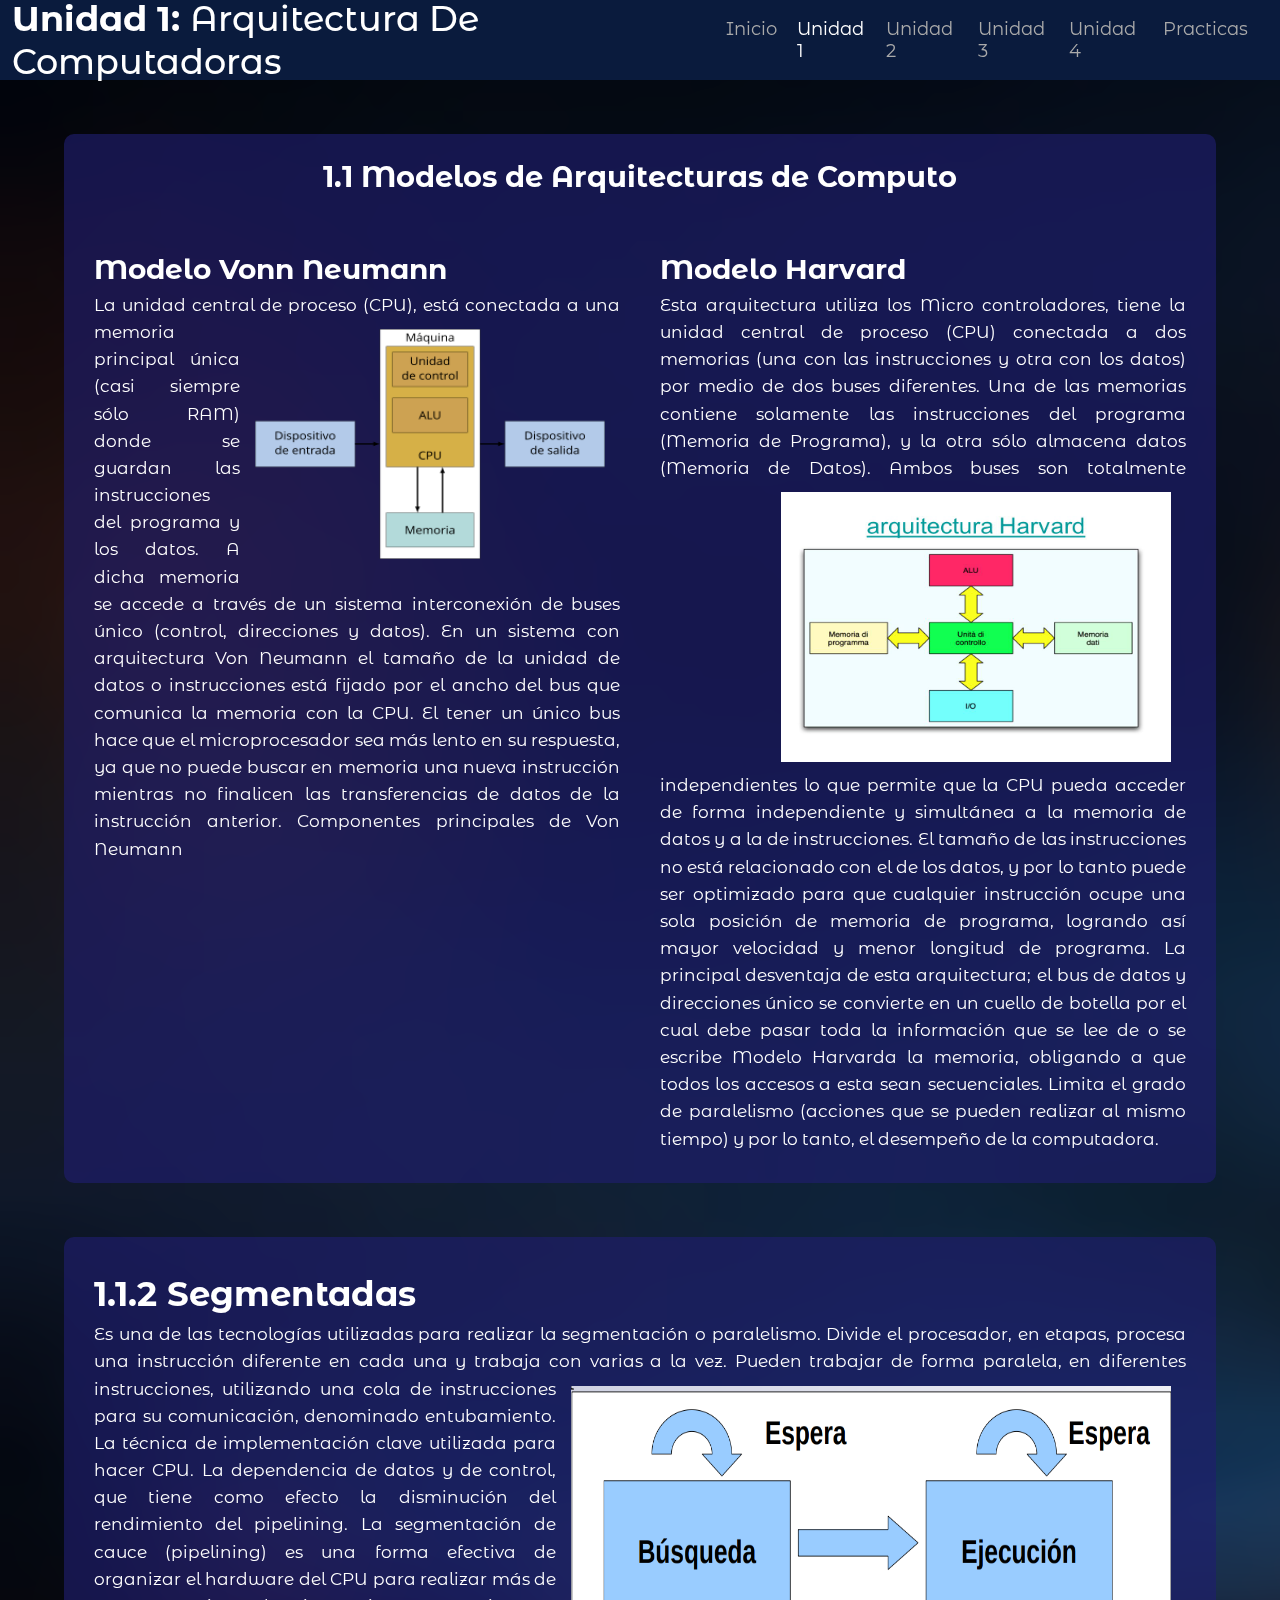
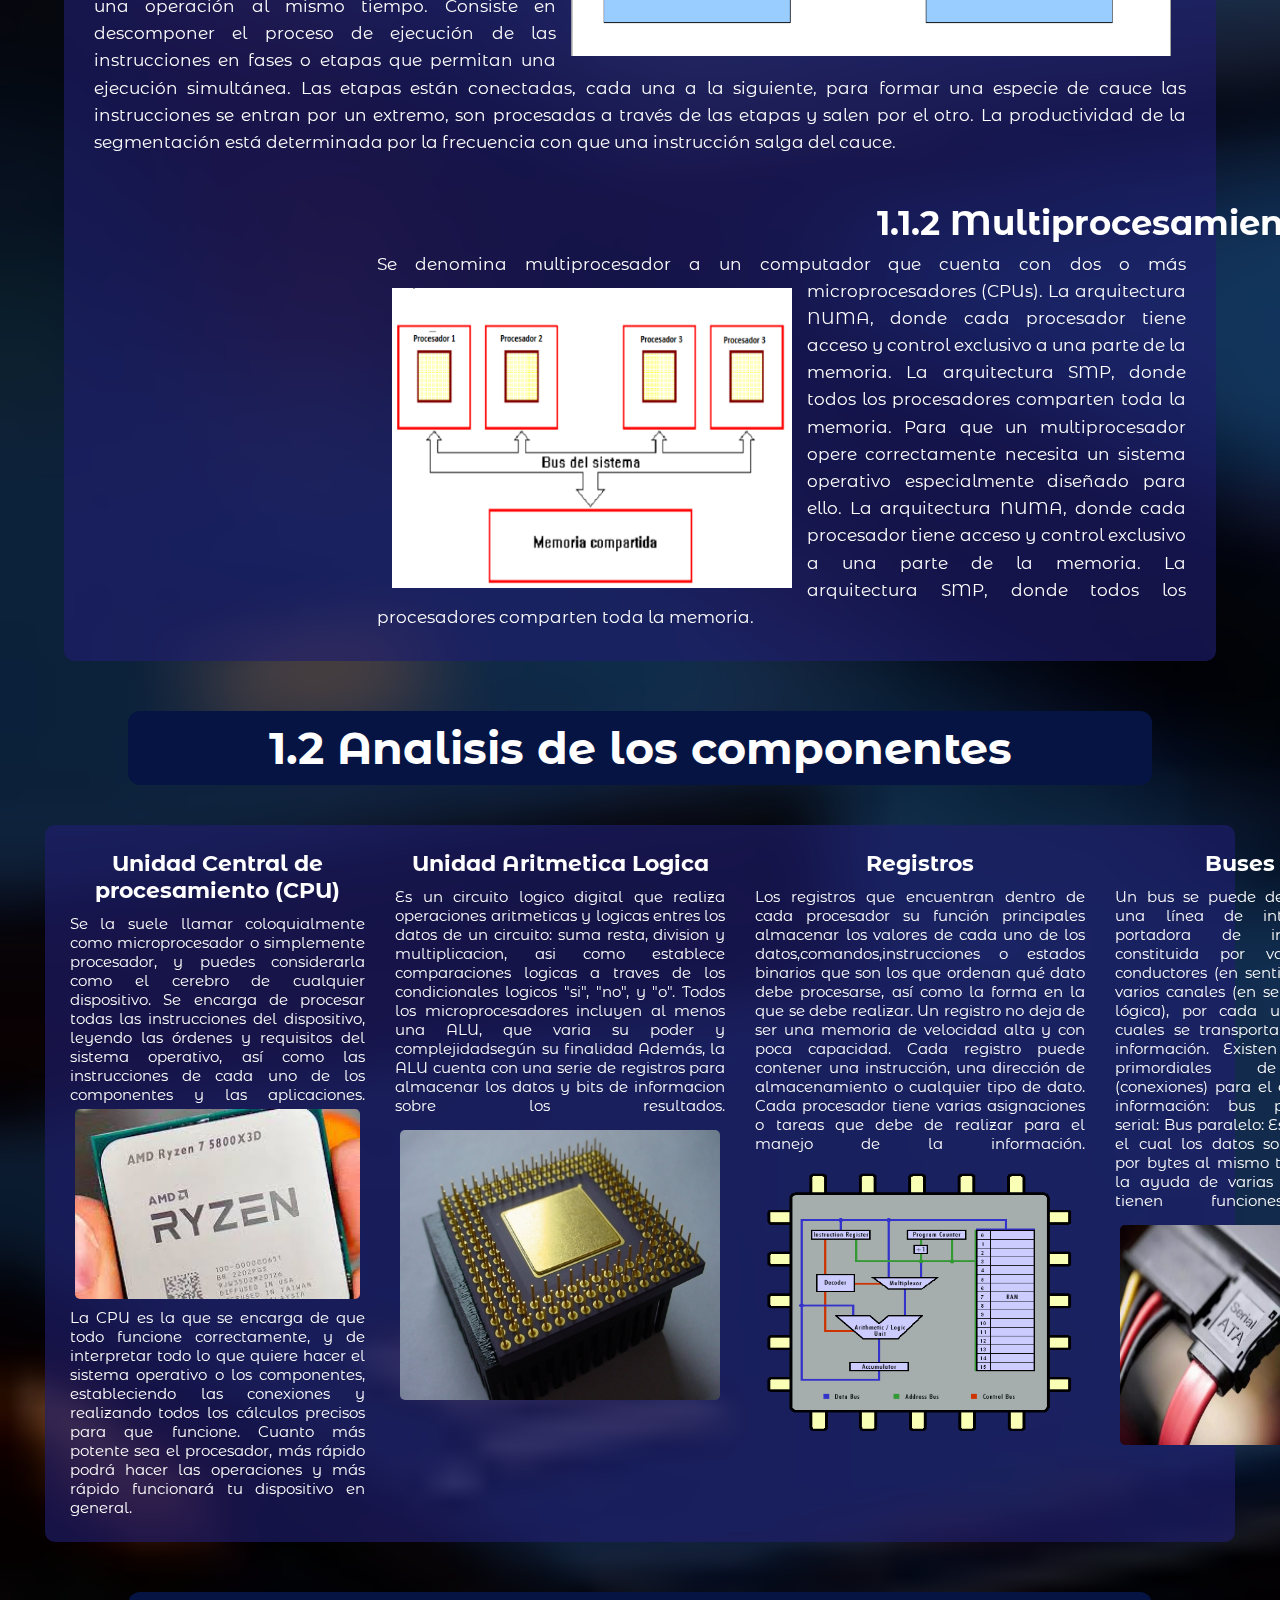
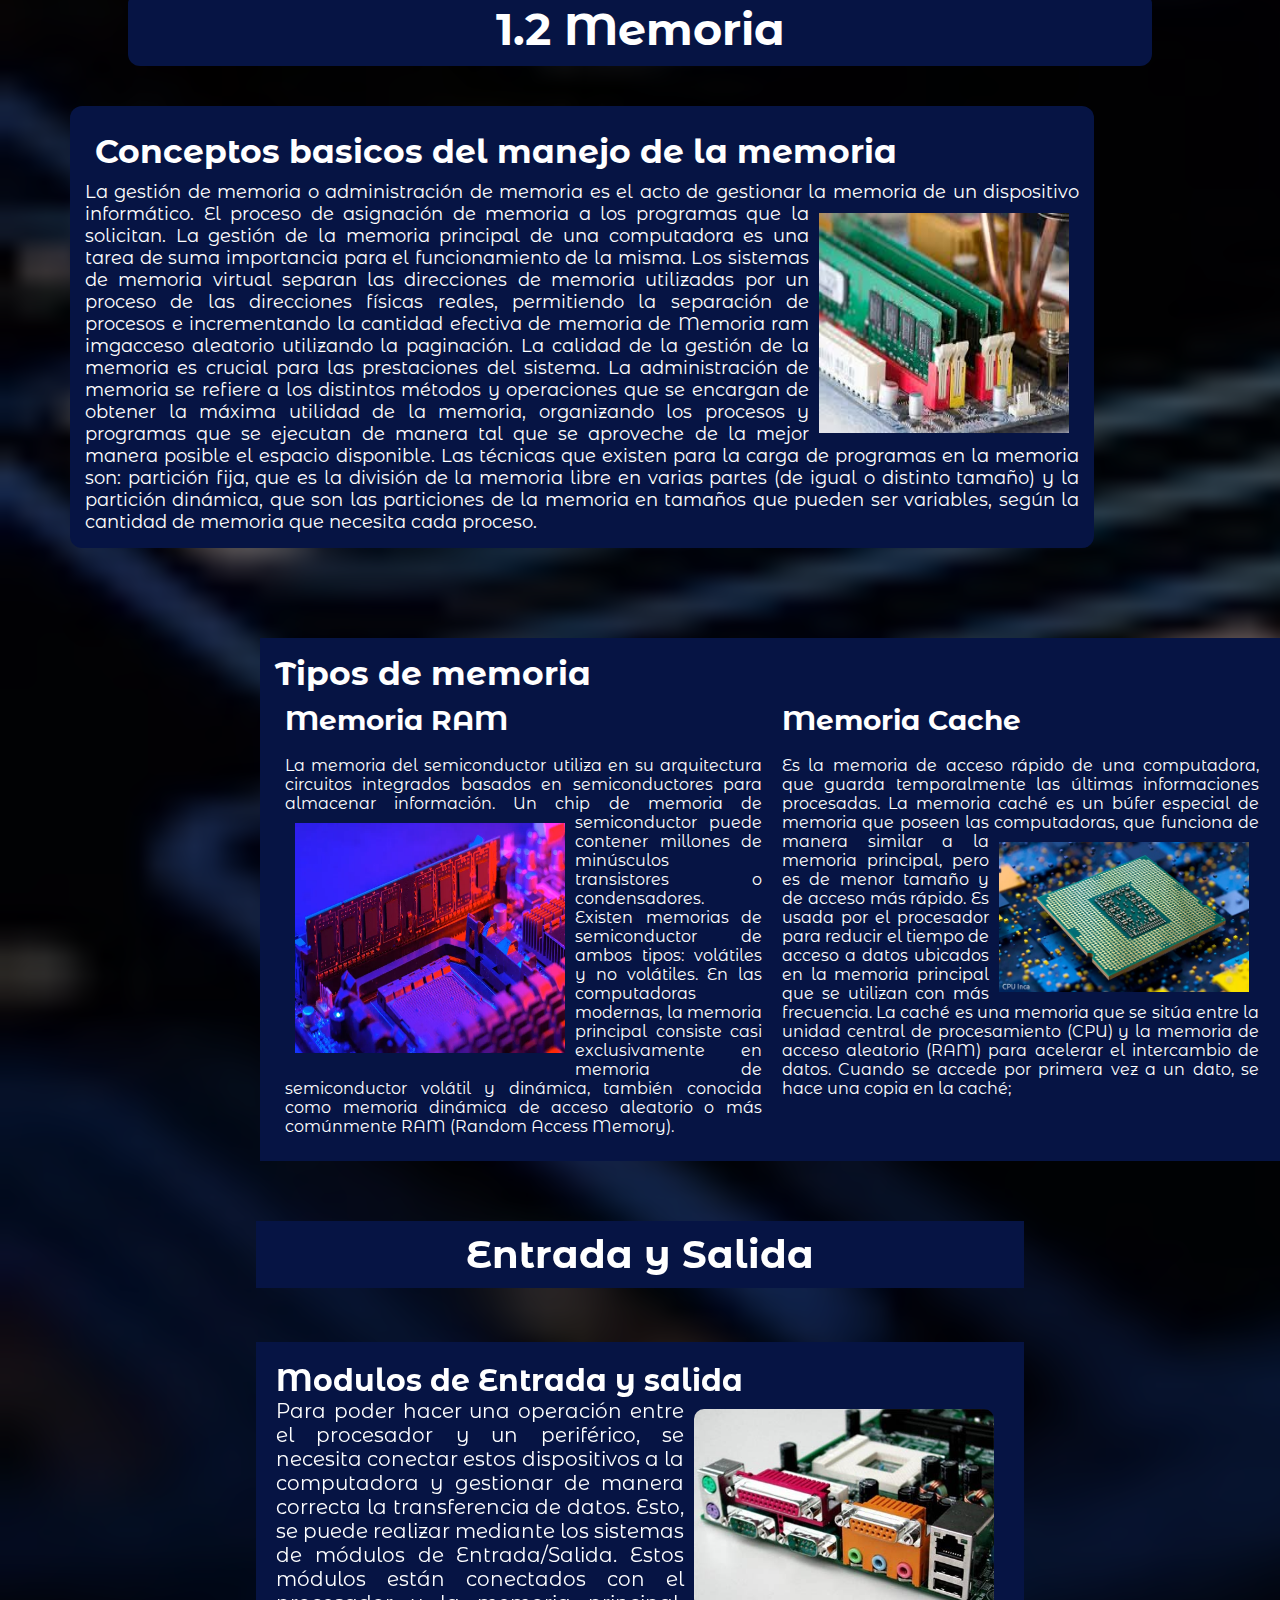
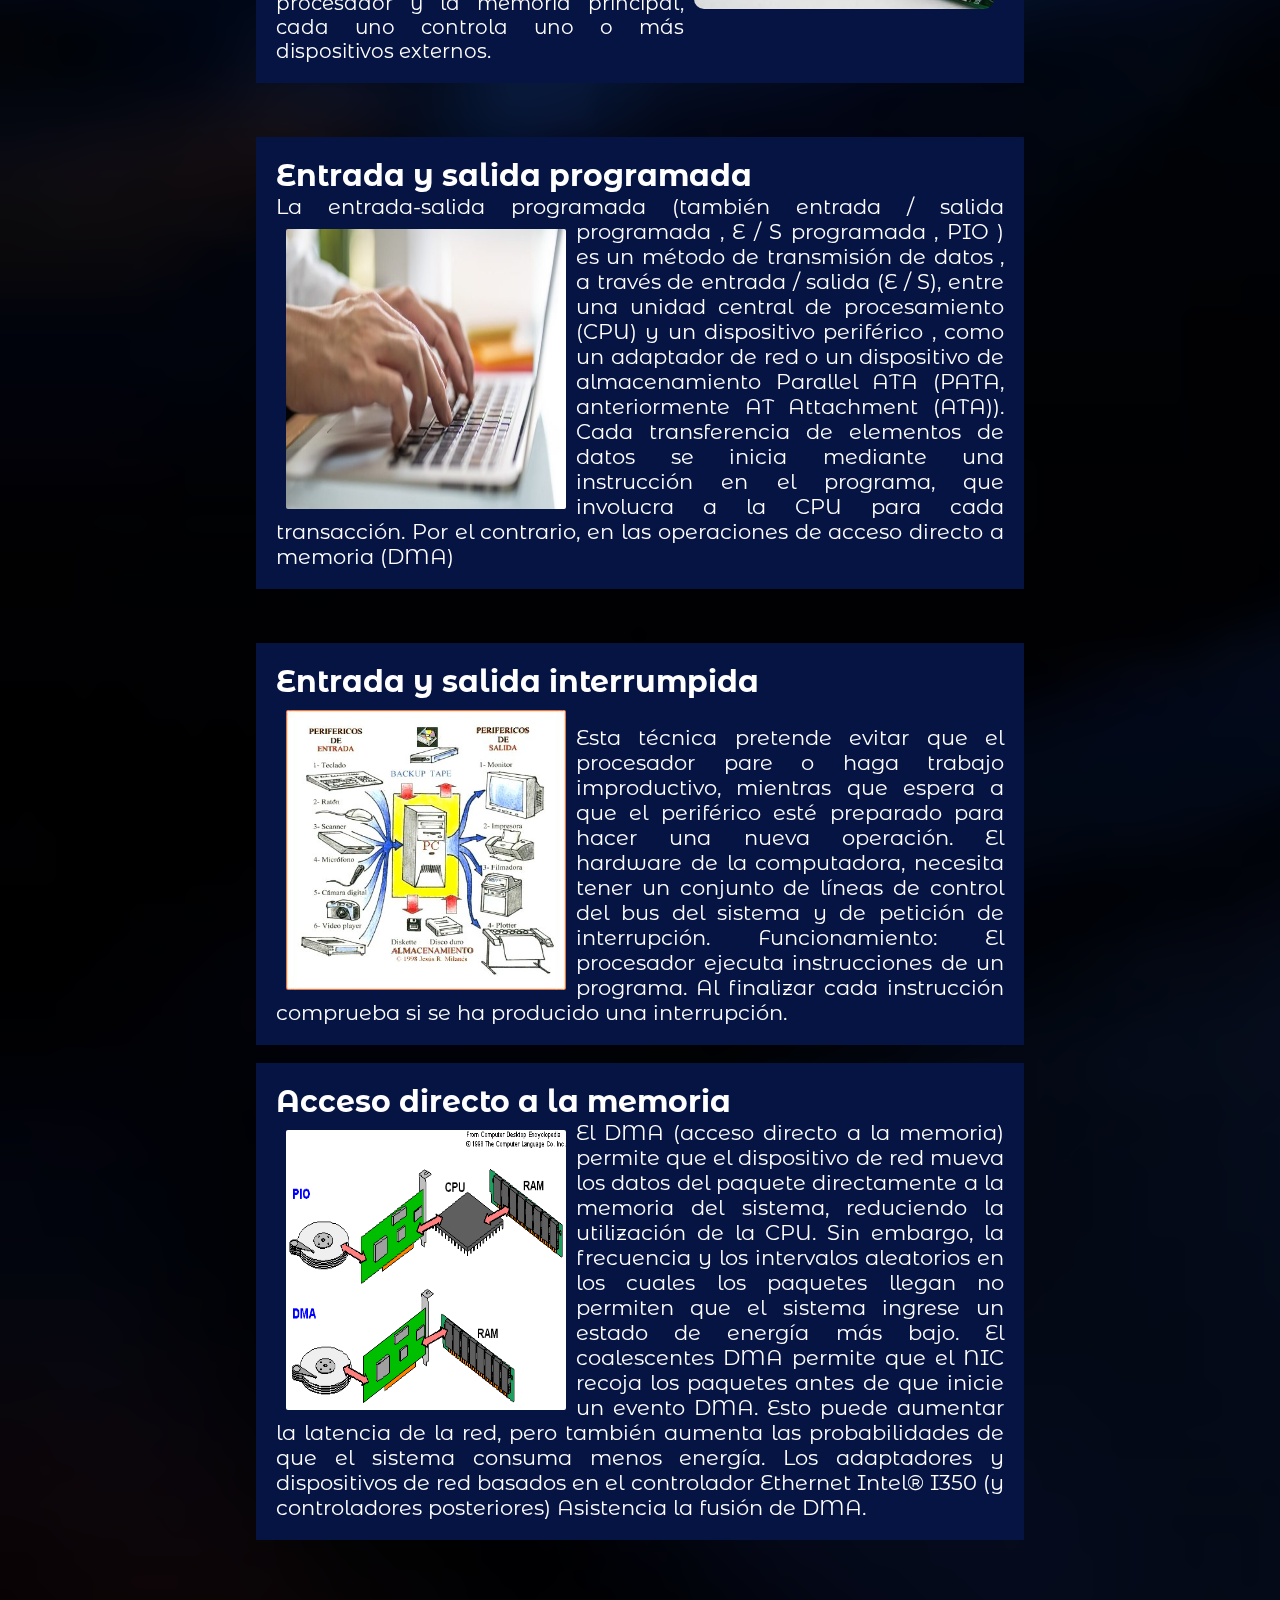
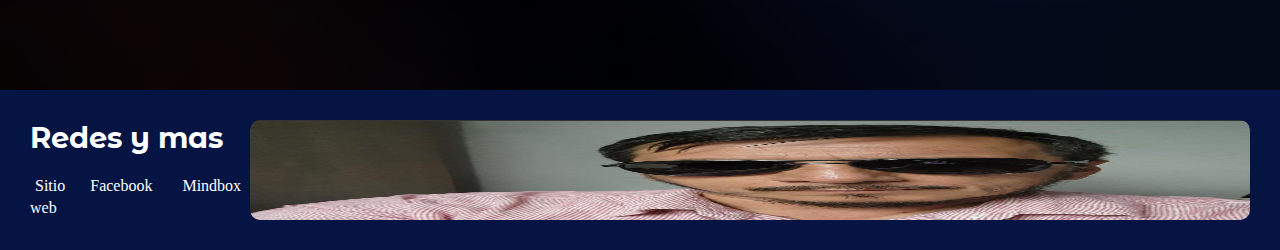
<file: paginas/Unidad1.html>
<!DOCTYPE html>
<html lang="en">

<head>
  <link rel="preconnect" href="https://fonts.googleapis.com">
  <link rel="preconnect" href="https://fonts.gstatic.com" crossorigin>
  <link rel="shortcut icon" href="/img/images.jpeg" type="image/x-icon">
  <link
    href="https://fonts.googleapis.com/css2?family=Cormorant+Garamond:ital,wght@0,300;0,400;0,500;0,600;0,700;1,300;1,400;1,500;1,600;1,700&family=Montserrat+Alternates:ital,wght@0,100;0,200;0,300;0,400;0,500;0,600;0,700;0,800;0,900;1,100;1,200;1,300;1,400;1,500;1,600;1,700;1,800;1,900&family=Oswald:wght@200..700&display=swap"
    rel="stylesheet">
  <link rel="stylesheet" href="../styles/stylesDef.css">
  <link rel="stylesheet" href="../styles/styleIndex.css">
  <style>

  </style>
  <meta charset="UTF-8">
  <meta name="viewport" content="width=device-width, initial-scale=1.0">
  <title>Unidad 1</title>
</head>

<body class="bodyu1">
  <!--Menu copiado-->
  <div class="container">
    <nav class="nav">
      <h1 class="logo"> <strong>Unidad 1: </strong>Arquitectura De Computadoras</h1>
      <ul class="nav-menu">
        <li>
          <a href="../index.html">Inicio</a>
        </li>
        <li>
          <a href="#" class="activo">Unidad 1</a>
        </li>
        <li>
          <a href="indexU2.html">Unidad 2</a>
        </li>
        <li>
          <a href="indexU3.html">Unidad 3</a>
        </li>
        <li>
          <a href="indexU4.html">Unidad 4</a>
        </li>
        <li>
          <a href="./Practicas.html">Practicas</a>
        </li>
      </ul>
    </nav>
  </div>

  </header>
  <br><br><br>
  <div class="mainContainerU2">
    <h3>1.1 Modelos de Arquitecturas de Computo</h3>
    <br>
    <div class="t1">
      <p>
        <strong>Modelo Vonn Neumann</strong><br>
        La unidad central de proceso (CPU),<img src="../img/Eckert-Mauchly_(von_Neumann)_architecture.svg.png" alt=""> está conectada a una memoria principal única
        (casi siempre sólo RAM) donde se guardan las instrucciones del programa y los datos. A dicha memoria se accede a
        través de un sistema interconexión de buses único (control, direcciones y datos). En un sistema con arquitectura
        Von Neumann el tamaño de la unidad de datos o instrucciones está fijado por el ancho del bus que comunica la
        memoria con la CPU. El tener un único bus hace que el microprocesador sea más lento en su respuesta, ya que no
        puede buscar en memoria una nueva instrucción mientras no finalicen las transferencias de datos de la
        instrucción anterior. Componentes principales de Von Neumann

      </p>

    </div>

    <div class="t2">
      <strong>Modelo Harvard</strong><br>
      <p>
        Esta arquitectura utiliza los Micro controladores, tiene la unidad central de proceso (CPU) conectada a dos
        memorias (una con las instrucciones y otra con los datos) por medio de dos buses diferentes. Una de las memorias
        contiene solamente las instrucciones del programa (Memoria de Programa), y la otra sólo almacena datos (Memoria
        de Datos). <img src="../img/hardvard.jpg" alt=""> Ambos buses son totalmente independientes lo que permite que la
        CPU pueda acceder de forma independiente y simultánea a la memoria de datos y a la de instrucciones. El tamaño
        de las instrucciones no está relacionado con el de los datos, y por lo tanto puede ser optimizado para que
        cualquier instrucción ocupe una sola posición de memoria de programa, logrando así mayor velocidad y menor
        longitud de programa. La principal desventaja de esta arquitectura; el bus de datos y direcciones único se
        convierte en un cuello de botella por el cual debe pasar toda la información que se lee de o se escribe Modelo
        Harvarda la memoria, obligando a que todos los accesos a esta sean secuenciales. Limita el grado de paralelismo
        (acciones que se pueden realizar al mismo tiempo) y por lo tanto, el desempeño de la computadora.
      </p>
      </p>
    </div>
  </div>
  <br><br><br>
  <div class="main2">

    <div class="t3">
      <strong>1.1.2 Segmentadas</strong>
      <p>
        Es una de las tecnologías utilizadas para realizar la segmentación o paralelismo. Divide el procesador, en
        etapas, procesa una instrucción diferente en cada una y trabaja con varias a la vez. Pueden trabajar de forma
        paralela,<img src="../img/segme.png" alt=""> en diferentes instrucciones, utilizando una cola de instrucciones
        para su comunicación, denominado entubamiento. La técnica de implementación clave utilizada para hacer CPU. La
        dependencia de datos y de control, que tiene como efecto la disminución del rendimiento del pipelining. La
        segmentación de cauce (pipelining) es una forma efectiva de organizar el hardware del CPU para realizar más de
        una operación al mismo tiempo. Consiste en descomponer el proceso de ejecución de las instrucciones en fases o
        etapas que permitan una ejecución simultánea. Las etapas están conectadas, cada una a la siguiente, para formar
        una especie de cauce las instrucciones se entran por un extremo, son procesadas a través de las etapas y salen
        por el otro. La productividad de la segmentación está determinada por la frecuencia con que una instrucción
        salga del cauce.
      </p>
    </div>
    <div class="t4">
      <strong>1.1.2 Multiprocesamiento</strong>
      <p>
        Se denomina multiprocesador a un computador <img
        src="../img/multi.png" alt="">que cuenta con dos o más microprocesadores (CPUs). La arquitectura NUMA, donde cada procesador tiene acceso y control exclusivo a una
        parte de la memoria. La arquitectura SMP, donde todos los procesadores comparten toda la memoria. Para que un
        multiprocesador opere correctamente necesita un sistema operativo especialmente diseñado para ello. La
        arquitectura NUMA, donde cada procesador tiene acceso y control exclusivo a una parte de la memoria. La
        arquitectura SMP, donde todos los procesadores comparten toda la memoria. 
      </p>
    </div>
  </div>

  <div class="separador121">
    <h3>1.2 Analisis de los componentes</h3>
  </div>
  <br><br><br>
  <br><br>
  <div class="componentes">
    <div class="cpu">
      <h3>Unidad Central de procesamiento (CPU)</h3>
    <p>
      Se la suele llamar coloquialmente como microprocesador o simplemente procesador, y puedes considerarla como el cerebro de cualquier dispositivo. Se encarga de procesar todas las instrucciones del dispositivo, leyendo las órdenes y requisitos del sistema operativo, así como las instrucciones de cada uno de los componentes y las aplicaciones.  <img src="../img/procesa.jpeg" alt="">La CPU es la que se encarga de que todo funcione correctamente, y de interpretar todo lo que quiere hacer el sistema operativo o los componentes, estableciendo las conexiones y realizando todos los cálculos precisos para que funcione. Cuanto más potente sea el procesador, más rápido podrá hacer las operaciones y más rápido funcionará tu dispositivo en general.
    </p>
    </div>
    <div class="alu">
      <h3>Unidad Aritmetica Logica</h3>
      <p>
        Es un circuito logico digital que realiza operaciones aritmeticas y logicas entres los datos de un circuito: suma resta, division y multiplicacion, asi como establece comparaciones logicas a traves de los condicionales logicos "si", "no", y "o". Todos los microprocesadores incluyen al menos una ALU, que varia su poder y complejidadsegún su finalidad Además, la ALU cuenta con una serie de registros para almacenar los datos y bits de informacion sobre los resultados. 
        <img src="../img/alu.jpg" alt="">
      </p>
  
    </div>
    <div class="regis">
      <h3>Registros</h3>
    <p>
      Los registros que encuentran dentro de cada procesador su función principales almacenar los valores de cada uno de los datos,comandos,instrucciones o estados binarios que son los que ordenan qué dato debe procesarse, así como la forma en la que se debe realizar. Un registro no deja de ser una memoria de velocidad alta y con poca capacidad. Cada registro puede contener una instrucción, una dirección de almacenamiento o cualquier tipo de dato. Cada procesador tiene varias asignaciones o tareas que debe de realizar para el manejo de la información. <img src="../img/regis.gif" alt="">
    </p>
    </div>
    <div class="bus">
      <h3>Buses</h3>
    <p>
      Un bus se puede definir como una línea de interconexión portadora de información, constituida por varios hilos conductores (en sentido físico) o varios canales (en sentido de la lógica), por cada una de las cuales se transporta un bit de información. Existen dos tipos primordiales de buses (conexiones) para el envío de la información: bus paralelo o serial: Bus paralelo: Es un bus en el cual los datos son enviados por bytes al mismo tiempo, con la ayuda de varias líneas que tienen funciones fijas.
      <img src="../img/buseee.webp" alt="">
    </p>
    </div>

  </div>
  <div class="separador121">
    <h3>1.2 Memoria</h3>
  </div>

  <div class="memoria">
    <h3>Conceptos basicos del manejo de la memoria</h3>
    <p>
      La gestión de memoria o administración de memoria es el acto de gestionar la memoria de un dispositivo informático. <img src="../img/ram1.jpeg" alt="">El proceso de asignación de memoria a los programas que la solicitan. La gestión de la memoria principal de una computadora es una tarea de suma importancia para el funcionamiento de la misma. Los sistemas de memoria virtual separan las direcciones de memoria utilizadas por un proceso de las direcciones físicas reales, permitiendo la separación de procesos e incrementando la cantidad efectiva de memoria de Memoria ram imgacceso aleatorio utilizando la paginación. La calidad de la gestión de la memoria es crucial para las prestaciones del sistema. La administración de memoria se refiere a los distintos métodos y operaciones que se encargan de obtener la máxima utilidad de la memoria, organizando los procesos y programas que se ejecutan de manera tal que se aproveche de la mejor manera posible el espacio disponible. Las técnicas que existen para la carga de programas en la memoria son: partición fija, que es la división de la memoria libre en varias partes (de igual o distinto tamaño) y la partición dinámica, que son las particiones de la memoria en tamaños que pueden ser variables, según la cantidad de memoria que necesita cada proceso.
    </p>
  </div>
  <div class="memoria2">
    <h3>Tipos de memoria</h3>
    <div class="ram">
      <h4>Memoria RAM</h4>
      <br>
      <P>
        La memoria del semiconductor utiliza en su arquitectura circuitos integrados basados en semiconductores para almacenar información. Un chip de memoria de <img src="/img/memoRam.webp" alt="" class="memoriaRam">semiconductor puede contener millones de minúsculos transistores o condensadores. Existen memorias de semiconductor de ambos tipos: volátiles y no volátiles. En las computadoras modernas, la memoria principal consiste casi exclusivamente en memoria de semiconductor volátil y dinámica, también conocida como memoria dinámica de acceso aleatorio o más comúnmente RAM (Random Access Memory).
      </P>
    </div>
    <div class="cache">
      <h4>Memoria Cache</h4>
     <br>
      <p>
        Es la memoria de acceso rápido de una computadora, que guarda temporalmente las últimas informaciones procesadas. La memoria caché es un búfer especial de memoria que poseen las computadoras, que funciona de <img src="/img/Cache-de-CPU.jpg" alt="" class="cachee">manera similar a la memoria principal, pero es de menor tamaño y de acceso más rápido. Es usada por el procesador para reducir el tiempo de acceso a datos ubicados en la memoria principal que se utilizan con más frecuencia. La caché es una memoria que se sitúa entre la unidad central de procesamiento (CPU) y la memoria de acceso aleatorio (RAM) para acelerar el intercambio de datos. Cuando se accede por primera vez a un dato, se hace una copia en la caché;
      </p>
    </div>
  </div>
  <div class="entradaSalida">
    <h3>Entrada y Salida</h3>
    
  </div>
  <br><br><br>
  
  <div class="es">
    <h4 class="titulos">Modulos de Entrada y salida</h4>
    <p>
      <img src="/img/puertos2.jpg" alt="">
      Para poder hacer una operación entre el procesador y un periférico, se necesita conectar estos dispositivos a la computadora y gestionar de manera correcta la transferencia de datos. Esto, se puede realizar mediante los sistemas de módulos de Entrada/Salida. Estos módulos están conectados con el procesador y la memoria principal, cada uno controla uno o más dispositivos externos. 
    </p>
  </div>

<br><br><br>
  <div class="entradaProgra">
    <h4 class="titulos">Entrada y salida programada</h4>
    <p>
      La entrada-salida programada (también entrada / <img src="/img/entrada_sallida.jpg" alt="">salida programada , E / S programada , PIO ) es un método de transmisión de datos , a través de entrada / salida (E / S), entre una unidad central de procesamiento (CPU) y un dispositivo periférico , como un adaptador de red o un dispositivo de almacenamiento Parallel ATA (PATA, anteriormente AT Attachment (ATA)). Cada transferencia de elementos de datos se inicia mediante una instrucción en el programa, que involucra a la CPU para cada transacción. Por el contrario, en las operaciones de acceso directo a memoria (DMA)

    </p>
  </div>
<br><br><br>
  <div class="entInterr">
    <h4 class="titulos">Entrada y salida interrumpida</h4>
    <p>
      <img src="/img/salidas.jpg" alt="">
      <br>
      Esta técnica pretende evitar que el procesador pare o haga trabajo improductivo, mientras que espera a que el periférico esté preparado para hacer una nueva operación. El hardware de la computadora, necesita tener un conjunto de líneas de control del bus del sistema y de petición de interrupción. Funcionamiento: El procesador ejecuta instrucciones de un programa. Al finalizar cada instrucción comprueba si se ha producido una interrupción.
    </p>
  </div>
  <br>
  <div class="acceso">
    <h4 class="titulos">Acceso directo a la memoria</h4>
    <p> <img src="/img/accesomemoria.gif
      " alt="">El DMA (acceso directo a la memoria) permite que el dispositivo de red mueva los datos del paquete directamente a la memoria del sistema, reduciendo la utilización de la CPU. Sin embargo, la frecuencia y los intervalos aleatorios en los cuales los paquetes llegan no permiten que el sistema ingrese un estado de energía más bajo. El coalescentes DMA permite que el NIC recoja los paquetes antes de que inicie un evento DMA. Esto puede aumentar la latencia de la red, pero también aumenta las probabilidades de que el sistema consuma menos energía. Los adaptadores y dispositivos de red basados en el controlador Ethernet Intel® I350 (y controladores posteriores) Asistencia la fusión de DMA.</p>
  </div>
  <footer class="foot">
    <h3>Redes y mas</h3>
    <br>
    <br>
    <br>
    <ul>
      <li><a href="https://saltillo.tecnm.mx">Sitio web</a></li>
      <li><a href="https://www.facebook.com/TecNMcampusSaltillo">Facebook</a></li>
      <li><a href="https://itsaltillo.mindbox.app/login/alumno  ">Mindbox</a></li>

    </ul>
    <img src="../img/Marcechavo.png" alt="">
  </footer>
</body>

</html>
</file>
<file: styles/styleIndex.css>
* {
    padding: 0;
    margin: 0;

    box-sizing: border-box;
}


/*
#5382B0
#486E98
#7F0200
*/
:root{
    --primary-color: #5382B0;
    --secondary-color: #486E98;
    --accent-color: #7F0200;
    
}




.bodyM>* {
    text-align: center;
    font-weight: 500;
}

.mainheader {
    background-color: #131349;
    padding: 20px;
    border-radius: 5px;
    margin: 10px 10px;

    .titlesOne {
        color: #fff;
        font-family: "Montserrat Alternates";
        font-weight: 400;
        font-size: 40px;
        padding: 10px;
    }

}

.mainContainer {
    display: grid;
    grid-template-columns: 1fr 1fr 1fr;
    width: 90%;
    gap: 20px;
    margin: 0 auto;

    .ContenedorPrinci {
        grid-column: 1/3;
        background-color: #131349;
        padding: 10px;
        grid-row-start: 1;
        grid-row-end: 3;

        h2 {
            text-align: left;
            
        }

        p {
            color: #fff;
            font-size: 22px;
            font-family: "Montserrat Alternates", sans-serif;
            text-align: justify;
        }


    }

    .late div nav li {
        list-style: none;
        list-style: none;
        text-align: left;
        line-height: 2.5;

        .nav-items {
            color: white;
            text-decoration: none;



        }

        .nav-items:hover {
            background-color: #061444;
            color: teal;

        }

    }
}


.late {
    grid-column: 3;
    padding: 10px;
    background-color: #071952;
    grid-row-start: 1;
    grid-row-end: 3;

    .titleU {
        text-align: left;
        color: white;
        font-size: 33px;
        font-family: "Montserrat Alternates";
        font-weight: 400;

    }

}



.monito {
    float: right;
    width: 300px;
    height: 200px;
margin: 10px;
    padding: 10px;
    border-radius: 10px;
}


.a {
    background-color: #071952;
    background-color: #088395;
    background-color: #37B7C3;
    background-color: #1B1A55;
    background-color: #36C2CE;
    color: #0A1B3D;
    color: #1D4F91;
    color: #55A7E6;
    color: #A9B0B8;
    color: #3f87cd;



}


/*
-----------------UNIDAD 1 STYLES
*/

.bodyu1 {
    background: url("../img/imgp.avif");
    backdrop-filter: blur(2.4px) brightness(.4);
    background-size: cover;

}

.mainContainerU2 {
    background: #1f1e6ea4;
    width: 90%;
    height: auto;
    border-radius: 10px;

    margin: 0 auto;
    display: grid;
    grid-template-columns: 1fr 1fr 1fr 1fr;
    padding: 10px;

    h3 {
        color: white;
        font-family: "Montserrat Alternates";
        font-size: 29px;
        grid-column-start: 1;
        grid-column-end: 5;
        padding: 15px;
        text-align: center;
    }

    .t1 {
        grid-column-start: 1;
        grid-column-end: 3;
        grid-row: 3;
        color: white;
        font-family: "Montserrat Alternates";
        padding: 20px;
        font-size: 17px;
        line-height: 1.6;
        text-align: justify;

        img {
            width: 350px;
            height: 230px;
            float: right;
            margin: 10px 15px;
        }

        strong {
            font-size: 28px;

        }
    }

    .t2 {

        grid-column-start: 3;
        grid-column-end: 5;
        grid-row: 3;
        color: white;
        font-family: "Montserrat Alternates";
        padding: 20px;
        font-size: 17px;
        line-height: 1.6;
        text-align: justify;

        img {
            width: 390px;
            height: 270px;
            float: right;
            margin: 10px 15px;
        }

        strong {
            font-size: 28px;


        }
    }

}

.main2 {
    background: #1f1e6ea4;
    width: 90%;
    height: auto;
    border-radius: 10px;

    margin: 0 auto;
    display: grid;
    grid-template-columns: 1fr 1fr 1fr 1fr;
    padding: 10px;

    h3 {
        color: white;
        font-family: "Montserrat Alternates";
        font-size: 29px;
        grid-column-start: 1;
        grid-column-end: 5;
        padding: 15px;
        text-align: center;
    }

    .t3 {

        grid-column-start: 1;
        grid-column-end: 5;
        grid-row: 1;
        color: white;
        font-family: "Montserrat Alternates";
        padding: 20px;
        font-size: 17px;
        line-height: 1.6;
        text-align: justify;

        img {
            width: 600px;
            height: 270px;
            float: right;
            margin: 10px 15px;
        }

        strong {
            font-size: 34px;


        }
    }

    .t4 {

        grid-column-start: 2;
        grid-column-end: 5;
        grid-row: 2;
        color: white;
        font-family: "Montserrat Alternates";
        padding: 20px;
        font-size: 17px;
        line-height: 1.6;
        text-align: justify;

        img {
            width: 400px;
            height: 300px;
            float: left;
            margin: 10px 15px;
        }

        strong {
            font-size: 34px;
            left: 500px;
            position: relative;

        }
    }

}

.separador121 {
    position: relative;
    width: 80%;
    margin: 0 auto;
    background-color: #061444;
    color: white;
    font-size: 38px;
    text-align: center;
    padding: 10px;
    top: 50px;
    font-family: 'Montserrat Alternates';
    border-radius: 12px;
}

.componentes {
    background: #1f1e6ea4;
    width: 93%;
    height: auto;
    border-radius: 10px;
    margin: 0 auto;
    display: grid;
    grid-template-columns: 1fr 1fr 1fr 1fr;
    padding: 10px;
    h3 {
        text-align: center;
        margin-bottom: 10px;
        font-size: 22px;
    }

    .cpu {
        grid-column: 1 / 2;
        color: white;
        font-size: 15px;
        font-family: 'Montserrat Alternates';
        text-align: justify;
        padding: 15px;

        img {
            width: auto;
            height: 200px;
            padding: 5px;
            border-radius: 10px;
        }

    }

    .alu {

        color: white;
        font-size: 15px;
        font-family: 'Montserrat Alternates';
        text-align: justify;
        padding: 15px;

        img {
            width: 330px;
            height: 280px;
            border-radius: 10px;
            padding: 5px;
            margin-top: 10px;
        }

    }

    .bus {

        color: white;
        font-size: 15px;
        font-family: 'Montserrat Alternates';
        text-align: justify;
        padding: 15px;

        img {
            width: 250px;
            height: 230px;
            padding: 5px;
            border-radius: 10px;
            margin-top: 10px;
        }

    }

    .regis {

        color: white;
        font-size: 15px;
        font-family: 'Montserrat Alternates';
        text-align: justify;
        padding: 15px;

        img {
            width: 330px;
            height: 280px;
            padding: 5px;
            border-radius: 10px;
            margin-top: 10px;
        }

    }
}
.memoria{
    margin-top:90px;
    background-color: #061444;
    color:white;
    text-align:justify;
    border-radius: 12px;
    font-family: 'Montserrat Alternates';
    font-size: 18px;
    padding: 15px;
    width: 80%;
    position: relative;
    left: 70px;
    h3{
        font-size: 33px;
        margin: 10px;

    }
    img{
        float: right;
        margin: 10px;
        width: 250px;
        height: 220px;
    }
    
}

.memoria2{
    margin-top:90px;
    background-color: #061444;
    color:white;
    display: grid;
    grid-template-columns: 1fr 1fr;
    padding: 15px;
    width: 80%;
    position: relative;
    left: 260px;    
    font-family: 'Montserrat Alternates';
    text-align: justify;
    h3{
        grid-column-start: 1;
        grid-column-end: 3;
        grid-row: 1;
        font-size: 33px;
    }
    h4{
        font-size: 28px;
    }
    .ram{
        padding: 10px;
       
    }
    .cache{
        padding: 10px;
    }
    .cachee{
        float: right;
        width: 250px;
        height: 150px;
        margin: 10px;
    }
    .memoriaRam{
        float: left;
        width: 270px;
        height: 230px;
        margin: 10px;
    }
    

}
.entradaSalida{
    width: 60%;
    margin: 0 auto;
    margin-top: 60px;
    background-color: #061444;
    font-size: 33px;
    text-align: center;
    color:white;
    padding: 10px;
    font-family: 'Montserrat Alternates';
}
.es{
    width: 60%;
background-color: #061444;
color:white;
font-size: 20px;
font-family: 'Montserrat Alternates';
margin: 0 auto;
padding: 20px;
text-align: justify;
img{
    width: 300px;
    height: 200px;
    float: right;
    border-radius: 10px;
    margin: 10px;
}
}

.entradaProgra{
    width: 60%;
    margin: 0 auto;
    background-color: #061444;
    color:white;
    font-size: 21px;
    text-align: justify;
    font-family: 'Montserrat Alternates';
    padding: 20px;
    img{
        width: 300px;
        height: 300px;
        float: left;
        padding: 10px;
        border-radius: 12px;
    }
}
.entInterr{
    width: 60%;
    margin: 0 auto;
    background-color: #061444;
    color:white;
    font-size: 21px;
    text-align: justify;
    font-family: 'Montserrat Alternates';
    padding: 20px;
    img{
        width: 300px;
        height: 300px;
        float: left;
        padding: 10px;
        border-radius: 12px;
    }
}
.acceso{
    width: 60%;
    margin: 0 auto;
    background-color: #061444;
    color:white;
    font-size: 21px;
    text-align: justify;
    font-family: 'Montserrat Alternates';
    padding: 20px;
    img{
        width: 300px;
        height: 300px;
        float: left;
        padding: 10px;
        border-radius: 12px;
    }
}
.titulos{
    font-size: 30px;
    font-family: 'Montserrat Alternates';

}
</file>
<file: styles/stylesDef.css>
html {
    scroll-behavior: smooth;
  }
  body{
    background-size:auto;
  }
  * {
    box-sizing: border-box;
    margin: 0;
    padding: 0;
  }
  a {
    text-decoration: none;
  }
  ul {
    list-style: none;
  }
  p{
    color:white;
    font-family: 'Montserrat Alternates';
  }
.container {
    width: 100%;
    margin: auto;
    position: static;
    
    padding: 10px 12px;
 background: #0A1B3D;
  }
  
  .nav {
    font-size: 17px;
    display: flex;
    justify-content: space-between;
    align-items: center;
    height: 60px;
    padding: 20px 0;
    
  }
  .nav ul {
    display: flex;
  }
  .nav ul li {
    padding: 10px;
  }
  .nav-menu {
    margin: 10px;
  }
  
  .nav-menu a {
    color: #aaa;
    font-family: "Montserrat Alternates";
    font-size: 18px;
  }
  .nav-menu a.activo,
  .nav-menu a:hover {
    color: #fff;
    cursor: pointer;
  }
  .logo {
    font-size: 35px;
    font-family: "Montserrat Alternates", sans-serif;
    font-weight: 500;
    font-style: normal;
    color:#fff;
  }  
  
.foot {
  display: grid;
  background-color: #061444;    width: 100%;
  grid-template-columns: 1fr 1fr 1fr;

  top: 150px;
  position: relative;
  padding: 30px;

}

.foot h3 {
  text-align: left;
  color: white;
  font-size: 29px;
  font-family: 'Montserrat Alternates', sans-serif;

}

.foot ul {
  grid-column: 1;
  display: flex;
  flex-direction: row;
  flex-wrap: nowrap;
  align-content: space-between;
  gap: 20px;

}

.foot ul li a {
  text-decoration: none;
  list-style: none;
  line-height: 1.4;
  margin: 5px;
  color: #fff;
}

.foot ul li a:hover {
  color: blueviolet;
  scale: 1.1;


}

.foot ul li {
  list-style-type: none;
}

.foot img {
  width: 1000px;
  height: 100px;
  grid-column: 3;
  grid-row-start: 1;
  grid-row-end: 3;
  margin: 0 auto;
  border-radius: 10px;
}
</file>
<file: styles/stylesU3.css>
.titleGeneral{
    width: 65%;
    height: auto;
    position: relative;
    background-color: midnightblue;
    top: 50px;
    left: 30%;
    color:white;
    text-align: center;
}
h3{
    color:white;
}

.Funny{
    transition: transform 0.5s ease; /* Suaviza la transición */
}
.titleGeneral h1{

    font-size: 29px;
    font-family: "Play",sans-serif;
  
    padding: 10px;
}

.content{
    width: 80%;
    position: relative;
    
    top: 70px;
    left:18% 
    
}
.t1{
    background-color: rgba(5, 9, 31, 0.888); 
    padding: 10px;

}
.t1 h3{
    font-size: 25px;
    font-family:"Play",sans-serif ;
    text-align: left;
    padding: 10px;
    background-color: rgba(25, 25, 111, 0.8);
    margin: 20px;
    width: 30%;
    
}
.t1 p{
    padding: 10px;
    font-size: 18px;
    line-height: 1.2;
    font-family: 'Montserrat Alternates', Courier, monospace;
    text-align: justify;
}
.t1 p img{
    width: 320px;
    height: 260px;
    float: right;
    margin: 5px 10px;
    border-radius: 2px;
    
}
.t2 {
    position: relative;
   margin-top: 25px;
    background-color: rgba(5, 9, 31, 0.888); 
    padding: 10px;
    

}
.t2 #im{
    float: right;
}
.t2 h3{
    font-size: 25px;
    font-family:"Play",sans-serif ;
    text-align: left;
    padding: 10px;
    background-color: rgba(25, 25, 111, 0.8);
    margin: 20px;
    width: 50%;
}
.t2 p{
    padding: 10px;
    font-size: 18px;
    line-height: 1.2;
    font-family: 'Montserrat Alternates', Courier, monospace;
    text-align: justify;
}
.t2 p img{
    width: 300px;
    height: 240px;
    float: left;
    margin: 5px 10px;
    border-radius: 2px;

}
.lateral{
    position: absolute;
    width: 30%;
    top: 260px;
    background-color: rgba(25, 25, 111, 0.8);
    margin: 0 15px;

}
.lateral  h3{
    font-size: 28px;
    text-align: center;
    font-family: "Play",sans-serif;
    padding: 10px;
}

.tema{
  position: absolute;
  top :70px;
  line-height: 2.1;

}
#tem {
    transform: scale(0.9);
    transition: transform 0.8s ease-in-out;
}

#tem:hover {
    background-color: #0f0c29;
    transform: scale(1.0);
    transition: transform 0.8s ease-in-out;
    font-style: bold;
    font-size: large;
}
li{
    list-style: none;
}
</file>
<file: styles/stylesU4.css>
.title{
    background-color:rgb(19, 52, 113);
    position: relative;
    padding: 20px;
    width: 60%;
    top:70px;
    left: 50px;

}
.title h1{
    font-size: 32px;
    color: white;
    font-family: "Play",sans-serif;
    text-align: center;
}
h3, h2, p{
    color: white;
    font-family: 'Montserrat Alternates';
}
.conte{
    
    width: 70%;
    position: relative;
    top: 120px;
    left: 33px;
    padding: 15px;

}

.contenidos{
    width: 100%;
    background-color: rgba(15, 46, 78, 0.758);
    height: 300px;
    padding: 20px;
    margin-top: 60px;
}
.contenidos h3{
    padding: 10px;
    font-family: "Play",sans-serif;
    font-size: 28px;

}

.contenidos p{
    padding: 10px;
    font-family: "Montserrat Alternates",sans-serif;
    font-size: 18px;
    line-height: 1.1;
    color: #fff;
text-align: justify;


}
.contenidos p img{
    float: right;
    width: 250px;
    height: 190px;
    margin: 0px 10px;
}
.contenidos br{
    background-color: transparent;
}

.aside {
    width: 30%;
    display: flex;
    position: relative;

}

.aside h2 {
    color: #fff;
    font-family: 'Play', sans-serif;
    font-size: 25px;
    margin: 10px;
    background-color: #0f0c29;
    margin-top: 30px;
    width: 100%;
    height: 50px;
    text-align: center;
    padding: 10px;
}
</file>
<file: styles/stylespracticas.css>
.titleGeneral{
    position: relative;
    margin: 50px auto;
    background-color: rgba(22, 22, 74, 0.847);
    padding: 20px;
    width: 50%;
}
.titleGeneral h1{
    color:#fff;
    font-family: "Play", sans-serif;
    font-size: 32px;
    text-align: center;
}
.contenedorPracticas{
    width: 80%;

    margin: 50px auto;
    display: grid;
    grid-template-columns: 1fr 1fr 1fr 1fr;



}
.contenedorPracticas2{
    width: 80%;
    margin: 50px auto;
    display: grid;
    grid-template-columns: 1fr 1fr 1fr 1fr;



}
img{
    width: 250px;
    height: 200px;
}
a{
    text-decoration: none;
    text-align: center;
    color: #fff;
    font-size: 20px;

}

#practica1{
    width: 300px;
    height: 270px;
    grid-column: 1;
    grid-row: 1;
}
#practica2{
    width: 300px;
    height: 270px;
    grid-column: 2;
    grid-row: 1;
}#practica3{
    width: 300px;
    height: 270px;
    grid-column: 3;
    grid-row: 1;
}#practica4{
    width: 300px;
    height: 270px;
    grid-column: 4;
    grid-row: 1;
}  #practica5{
    width: 300px;
    height: 270px;
    grid-column: 2;
    grid-row: 2;

  
}

.titleImage{
    transform: scale(0.9);
    transition: transform 0.8s ease-in-out;
    text-decoration: none;
    color: white;
    background-color: #190b91c3;
    text-align: center;
    font-size: 18px;
    font-family: "Oswald",sans-serif;
}
.titleImage:hover{
    transform: scale(1.05);
    transition: transform 0.8s ease-in-out;
    background-color: #0f084f;
}
</file>
